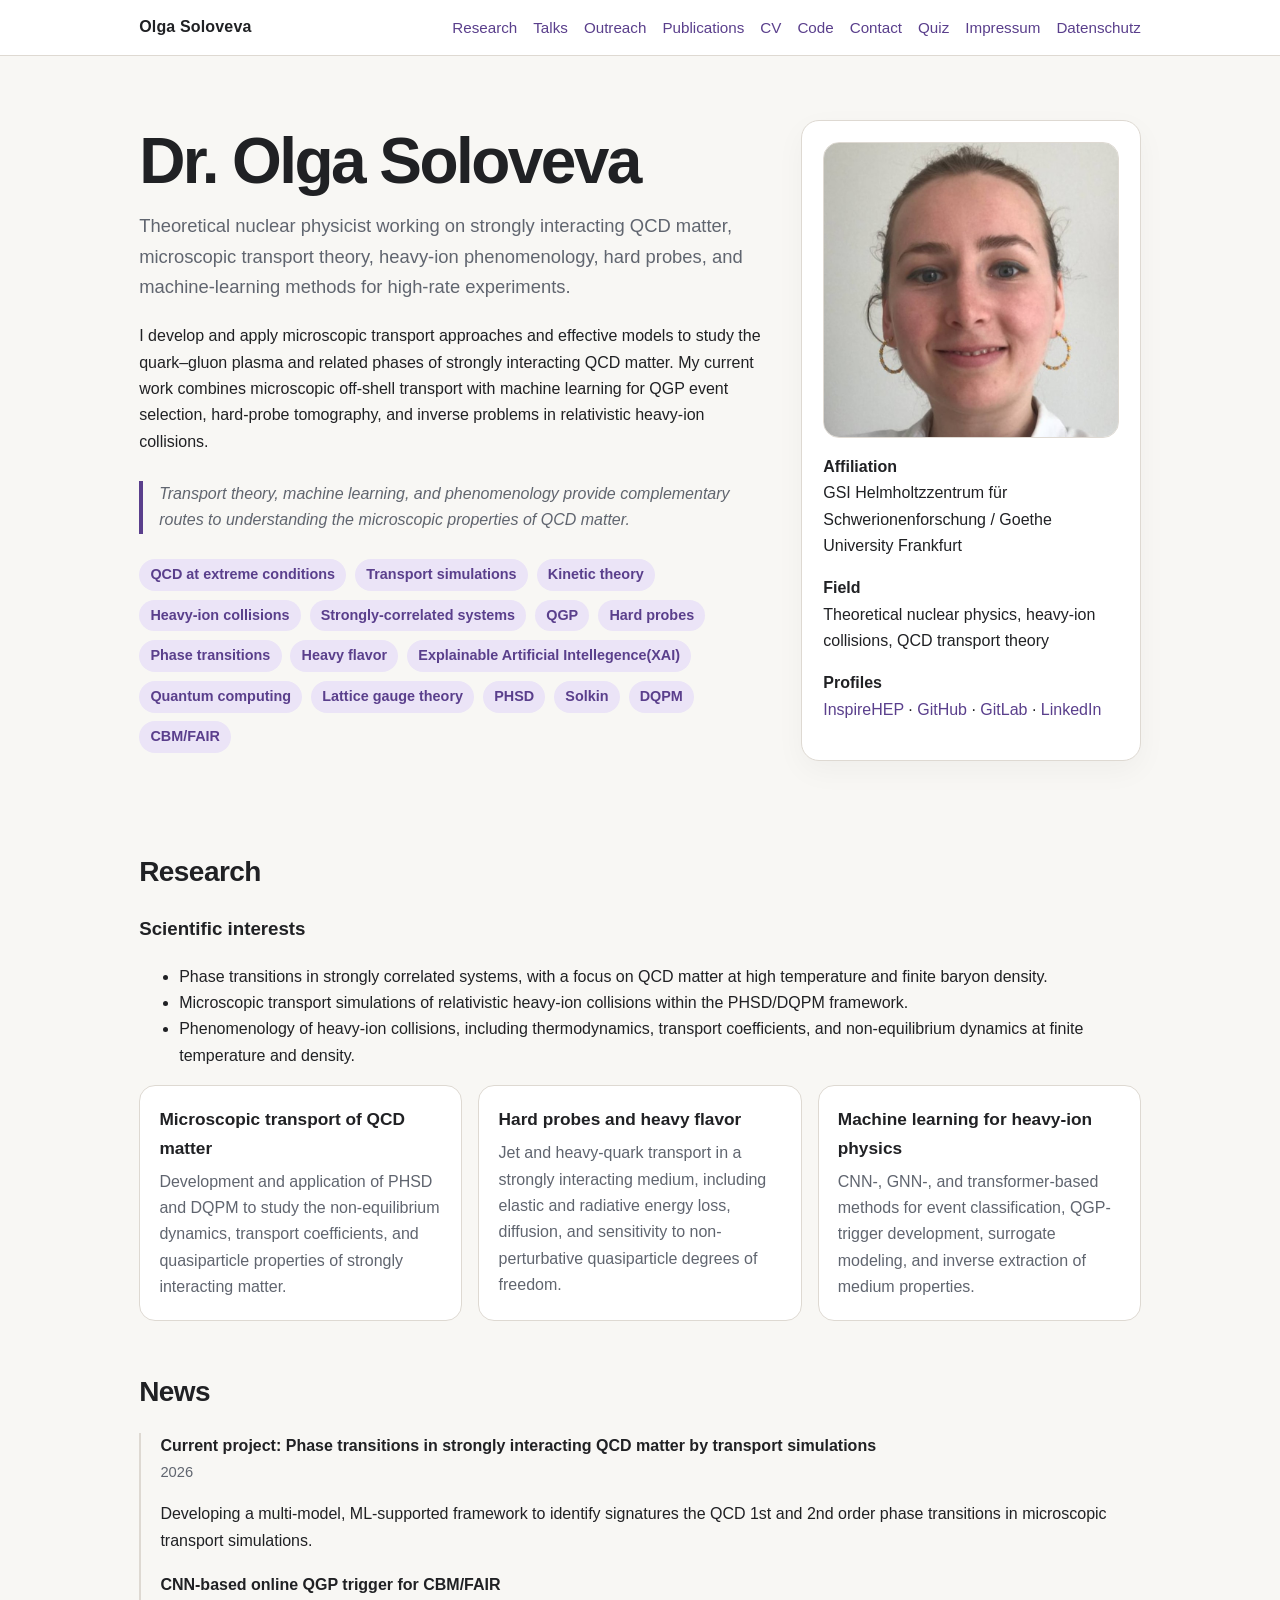
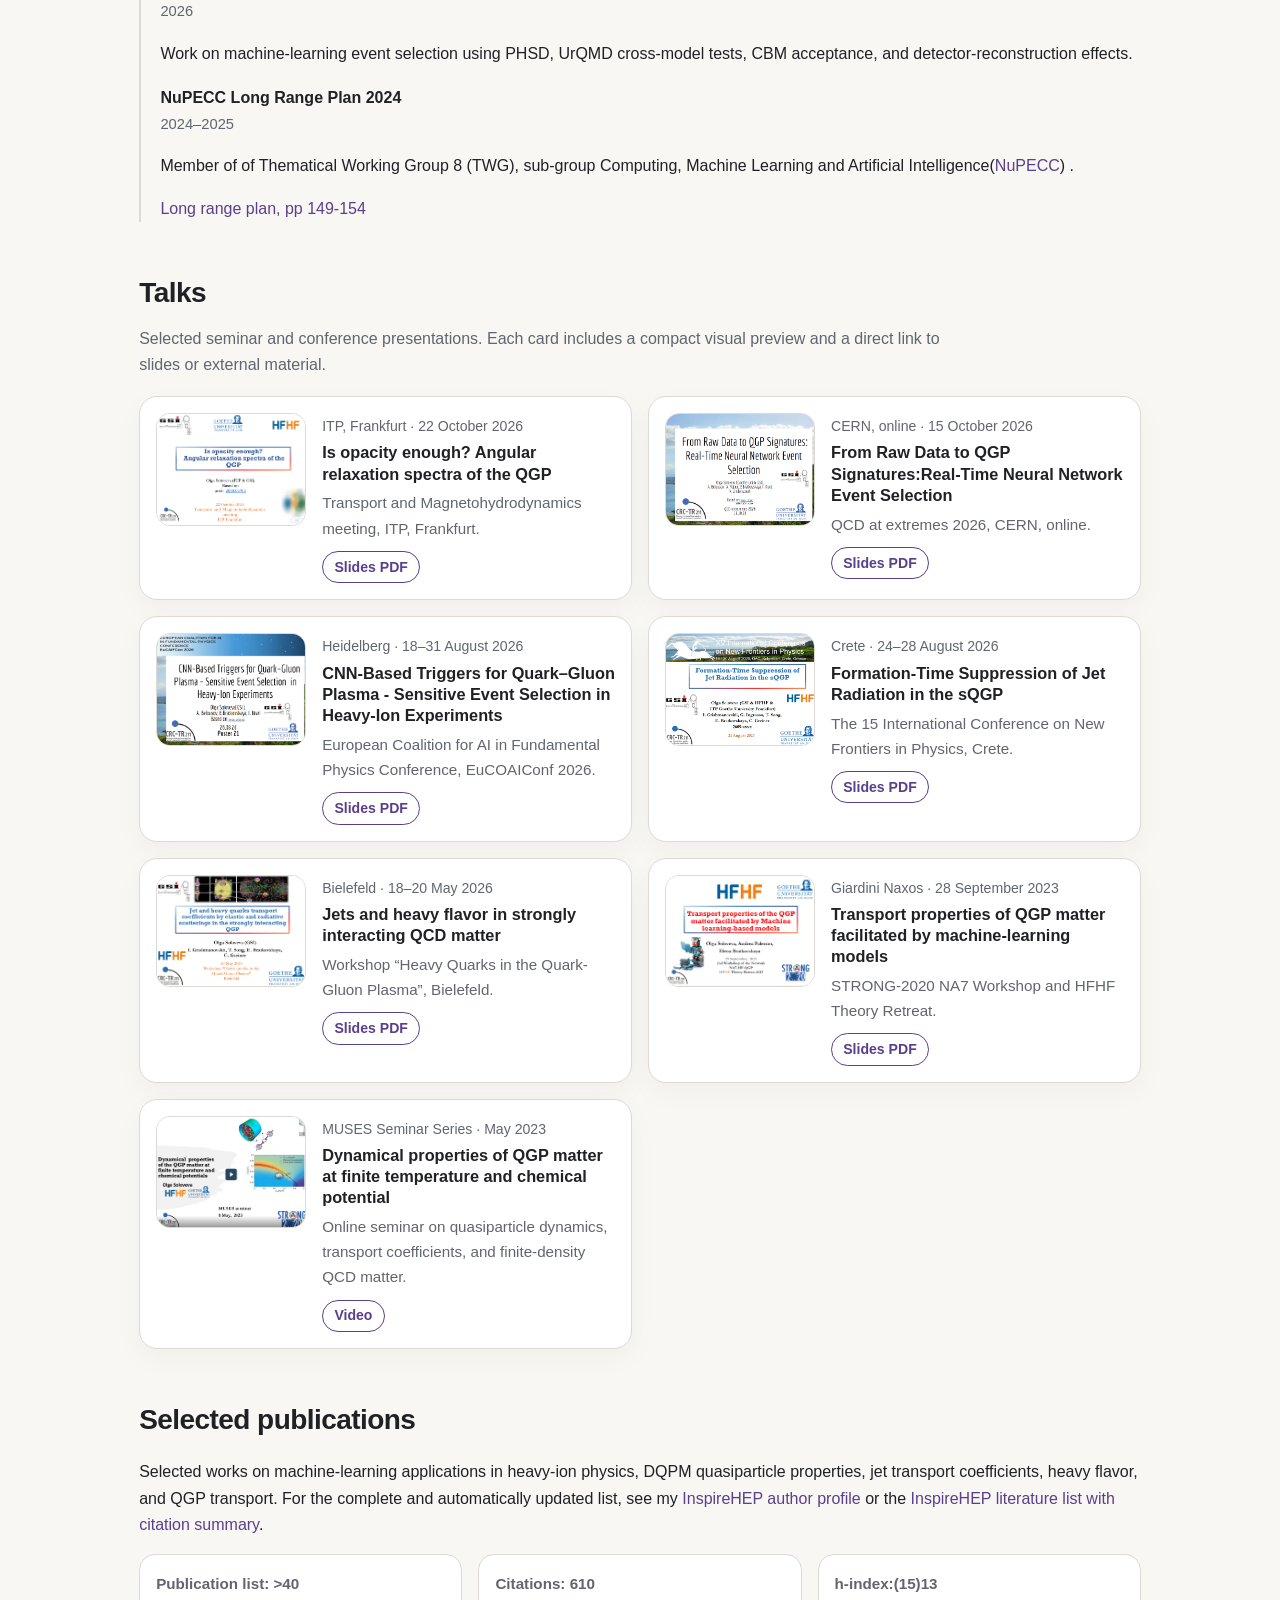
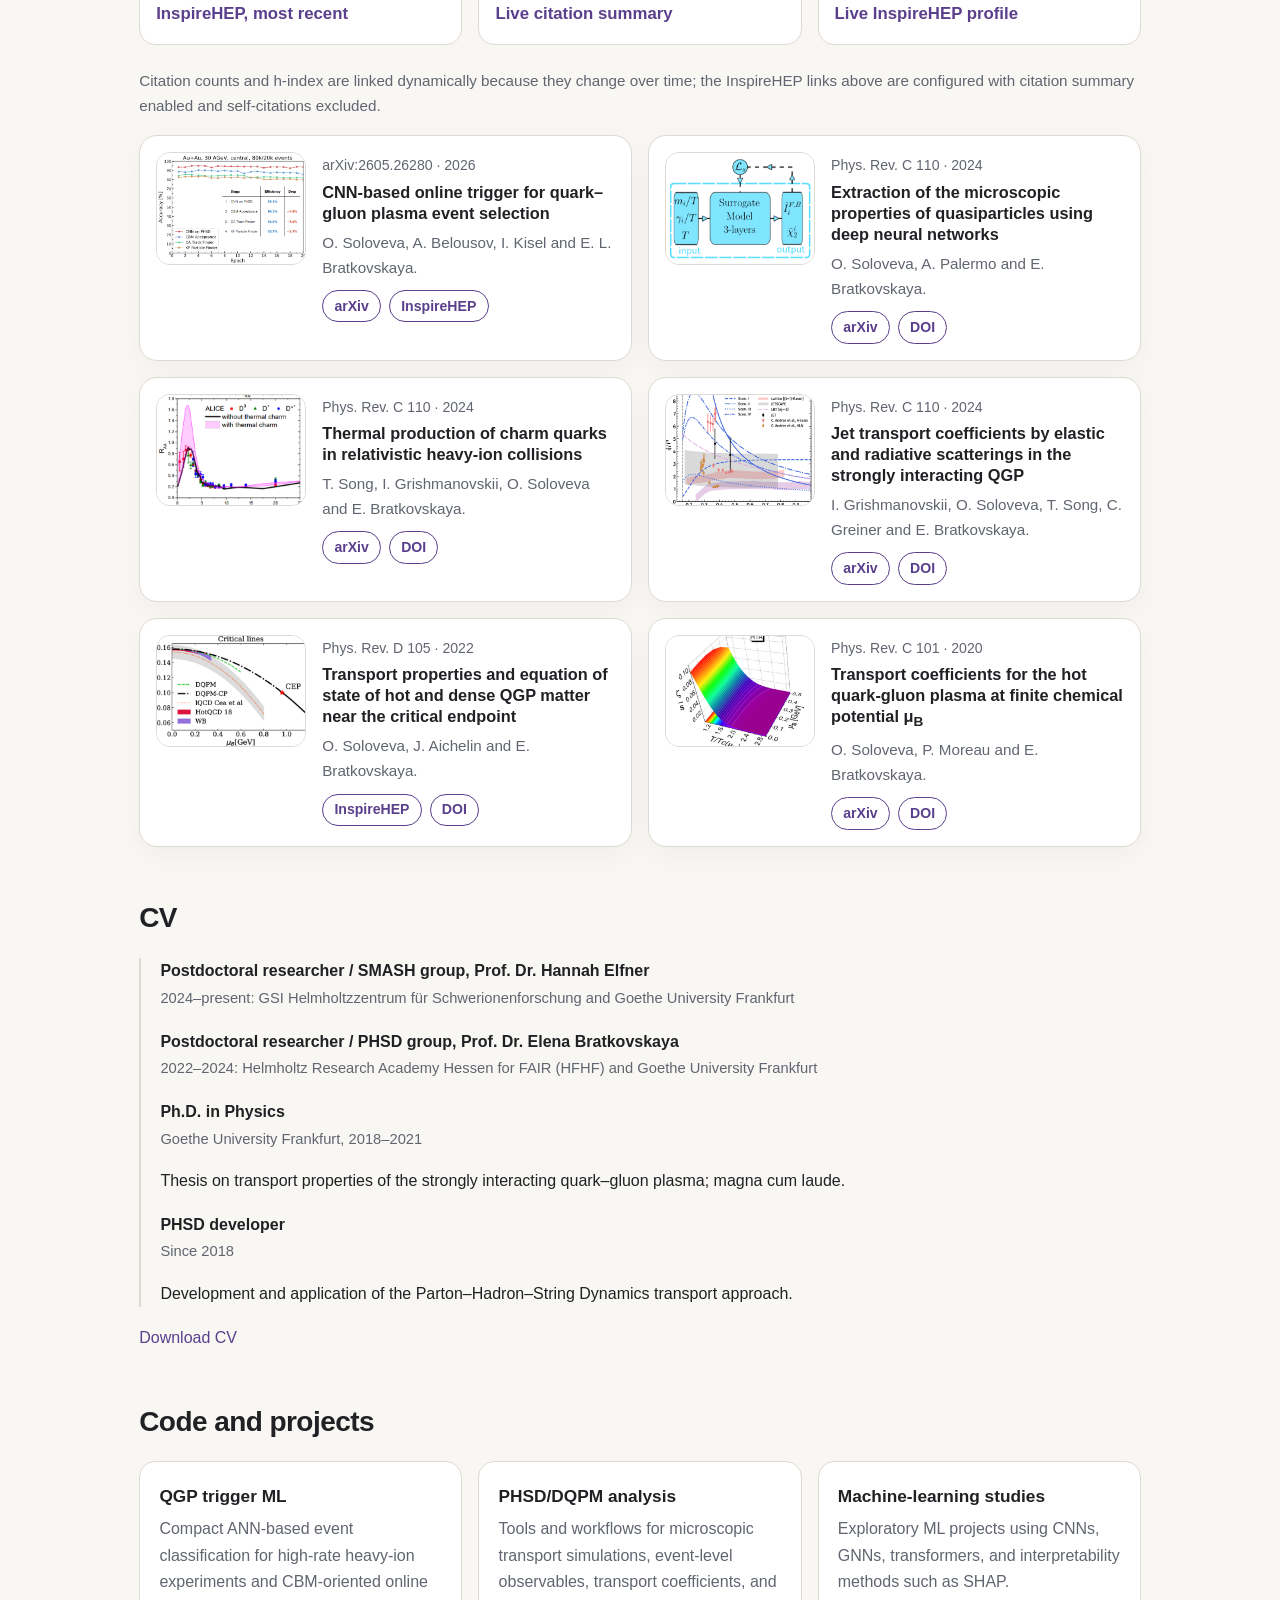
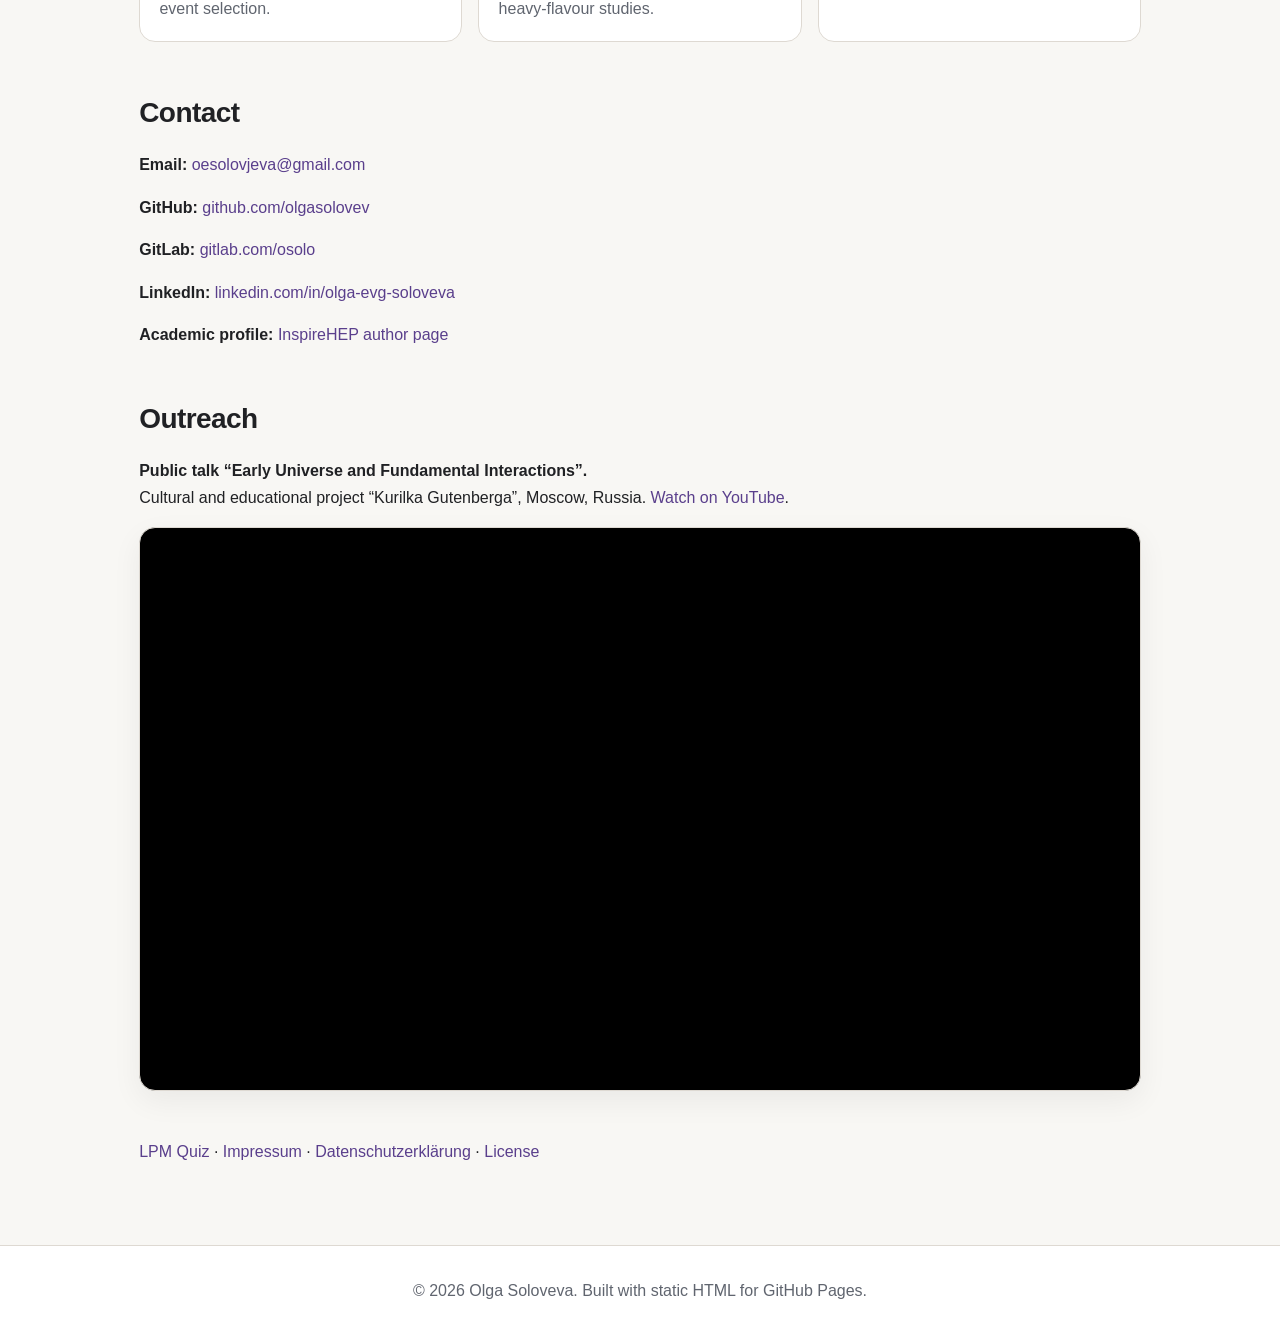
<file: index.html>
<!DOCTYPE html>
<html lang="en">
<head>
  <meta charset="UTF-8" />
  <meta name="viewport" content="width=device-width, initial-scale=1.0" />
  <meta name="description" content="Personal academic website of Dr. Olga Soloveva, theoretical nuclear physicist working on PHSD, DQPM, QGP transport, hard probes, and machine learning in heavy-ion collisions." />
  <title>Olga Soloveva | Theoretical Nuclear Physics</title>
  
  <!-- Link to external stylesheet -->
  <link rel="stylesheet" href="style.css">
</head>
<body>
  <header>
    <nav>
      <a class="brand" href="#top">Olga Soloveva</a>
      <div class="nav-links">
        <a href="#research">Research</a>
        <a href="#talks">Talks</a>
        <a href="#outreach">Outreach</a>
        <a href="#publications">Publications</a>
        <a href="#cv">CV</a>
        <a href="#code">Code</a>
        <a href="#contact">Contact</a>
        <a href="quiz.html">Quiz</a>
        <a href="impressum.html">Impressum</a>
        <a href="datenschutz.html">Datenschutz</a>
      </div>
    </nav>
  </header>

  <div id="top" class="hero">
    <div>
      <h1>Dr. Olga Soloveva</h1>
      <p class="subtitle">Theoretical nuclear physicist working on strongly interacting QCD matter, microscopic transport theory, heavy-ion phenomenology, hard probes, and machine-learning methods for high-rate experiments.</p>
      <p>I develop and apply microscopic transport approaches and effective models to study the quark–gluon plasma and related phases of strongly interacting QCD matter. My current work combines microscopic off-shell transport with machine learning for QGP event selection, hard-probe tomography, and inverse problems in relativistic heavy-ion collisions.</p>
      <div class="quote">Transport theory, machine learning, and phenomenology provide complementary routes to understanding the microscopic properties of QCD matter.</div>
      <div class="tag-list">
        <span class="tag">QCD at extreme conditions</span>
        <span class="tag">Transport simulations</span>
        <span class="tag">Kinetic theory</span>
        <span class="tag">Heavy-ion collisions</span>
         <span class="tag">Strongly-correlated systems</span>
        <span class="tag">QGP</span>
        <span class="tag">Hard probes</span>
        <span class="tag">Phase transitions</span>
        <span class="tag">Heavy flavor</span>
        <span class="tag">Explainable Artificial Intellegence(XAI)</span>
        <span class="tag">Quantum computing</span>
        <span class="tag">Lattice gauge theory</span>
        <span class="tag">PHSD</span>
        <span class="tag">Solkin</span>        
        <span class="tag">DQPM</span>
        <span class="tag">CBM/FAIR</span>
      </div>
    </div>

    <aside class="profile-card">
      <img class="profile-photo" src="assets/olga.jpeg" alt="Portrait of Olga Soloveva" />
      <p><strong>Affiliation</strong><br />GSI Helmholtzzentrum für Schwerionenforschung / Goethe University Frankfurt</p>
      <p><strong>Field</strong><br />Theoretical nuclear physics, heavy-ion collisions, QCD transport theory</p>
      <p><strong>Profiles</strong><br />
        <a href="https://inspirehep.net/authors/1418758?ui-citation-summary=true&ui-exclude-self-citations=true">InspireHEP</a> ·
        <a href="https://github.com/olgasolovev">GitHub</a> ·
        <a href="https://gitlab.com/osolo">GitLab</a> ·
        <a href="https://www.linkedin.com/in/olga-evg-soloveva/">LinkedIn</a>
      </p>
    </aside>
  </div>

  <main>
    <section id="research">
      <h2>Research</h2>
      <h3>Scientific interests</h3>
      <ul>
        <li>Phase transitions in strongly correlated systems, with a focus on QCD matter at high temperature and finite baryon density.</li>
        <li>Microscopic transport simulations of relativistic heavy-ion collisions within the PHSD/DQPM framework.</li>
        <li>Phenomenology of heavy-ion collisions, including thermodynamics, transport coefficients, and non-equilibrium dynamics at finite temperature and density.</li>
      </ul>
      <div class="grid">
        <article class="card">
          <h3>Microscopic transport of QCD matter</h3>
          <p>Development and application of PHSD and DQPM to study the non-equilibrium dynamics, transport coefficients, and quasiparticle properties of strongly interacting matter.</p>
        </article>
        <article class="card">
          <h3>Hard probes and heavy flavor</h3>
          <p>Jet and heavy-quark transport in a strongly interacting medium, including elastic and radiative energy loss, diffusion, and sensitivity to non-perturbative quasiparticle degrees of freedom.</p>
        </article>
        <article class="card">
          <h3>Machine learning for heavy-ion physics</h3>
          <p>CNN-, GNN-, and transformer-based methods for event classification, QGP-trigger development, surrogate modeling, and inverse extraction of medium properties.</p>
        </article>
      </div>
    </section>

    <section id="news">
      <h2>News</h2>
      <div class="timeline">
        <div class="timeline-item">
          <strong>Current project: Phase transitions in strongly interacting QCD matter by transport simulations</strong>
          <span class="date">2026</span>
          <p>Developing a multi-model, ML-supported framework to identify signatures the QCD 1st and 2nd order phase transitions in microscopic transport simulations.</p>
        </div>
        <div class="timeline-item">
          <strong>CNN-based online QGP trigger for CBM/FAIR</strong>
          <span class="date">2026</span>
          <p>Work on machine-learning event selection using PHSD, UrQMD cross-model tests, CBM acceptance, and detector-reconstruction effects.</p>
        </div>
        <div class="timeline-item">
          <strong>NuPECC Long Range Plan 2024</strong>
          <span class="date">2024–2025</span>
          <p>Member of of Thematical Working Group 8 (TWG), sub-group Computing, Machine
Learning and Artificial Intelligence(<a href="https://nupecc.org/?display=lrp2024/twg8">NuPECC</a>) .</p>
          <span><a href="https://nupecc.org/lrp2024/Documents/nupecc_lrp2024_web.pdf">Long range plan, pp 149-154</a></span>
        </div>
      </div>
    </section>

    <section id="talks">
      <h2>Talks</h2>
      <p class="section-intro">Selected seminar and conference presentations. Each card includes a compact visual preview and a direct link to slides or external material.</p>
      <div class="preview-grid">
        <article class="preview-card">
          <img src="assets/frontpage-transport-frankfurt26.png" alt="Preview graphic for a talk on opacity in Frankfurt" />
          <div><span class="preview-meta">ITP, Frankfurt · 22 October 2026</span><h3> Is opacity enough? Angular relaxation spectra of the QGP</h3><p>Transport and Magnetohydrodynamics meeting, ITP, Frankfurt.</p><div class="button-row"><a href="assets/Soloveva_talk_opacity_22oct_frankfurt-v6.pdf">Slides PDF</a></div></div>
        </article>
        <article class="preview-card">
          <img src="assets/frontpage-AI4QGP-online.png" alt="Preview graphic for a talk on QGP trigger in Frankfurt" />
          <div><span class="preview-meta">CERN, online · 15 October 2026</span><h3> From Raw Data to QGP Signatures:Real-Time Neural Network Event Selection</h3><p>QCD at extremes 2026, CERN, online.</p><div class="button-row"><a href="assets/QGPtrigger_SolovevaOlga-slides-QCDAI.pdf">Slides PDF</a></div></div>
         </article>
        <article class="preview-card">
          <img src="assets/frontpage-Heidelberg2026-Olga.png" alt="Preview graphic for a talk on CNN-based QGP trigger" />
          <div><span class="preview-meta">Heidelberg · 18–31 August 2026</span><h3>CNN-Based Triggers for Quark–Gluon Plasma - Sensitive Event Selection in Heavy-Ion Experiments</h3><p>European Coalition for AI in Fundamental Physics Conference, EuCOAIConf 2026.</p><div class="button-row"><a href="assets/Soloveva_lpmjets_icnfp2026.pdf">Slides PDF</a></div></div>
        </article>
        <article class="preview-card">
          <img src="assets/lpm-icnfp26-crete-aug.png" alt="Preview graphic for a talk on jets and heavy flavor in QCD matter" />
          <div><span class="preview-meta">Crete · 24–28 August 2026</span><h3>Formation-Time Suppression of
Jet Radiation in the sQGP</h3><p>The 15 International Conference on New Frontiers in Physics, Crete.</p><div class="button-row"><a href="assets/Soloveva_lpmjets_icnfp2026.pdf">Slides PDF</a></div></div>
        </article>
        <article class="preview-card">
          <img src="assets/jets-bielefeld26.png" alt="Preview graphic for a talk on jets and heavy flavor in QCD matter" />
          <div><span class="preview-meta">Bielefeld · 18–20 May 2026</span><h3>Jets and heavy flavor in strongly interacting QCD matter</h3><p>Workshop “Heavy Quarks in the Quark-Gluon Plasma”, Bielefeld.</p><div class="button-row"><a href="assets/Soloveva_Jets_Bielefeld_20May2026.pdf">Slides PDF</a></div></div>
        </article>
        <article class="preview-card">
          <img src="assets/hfhf-ml.png" alt="Preview graphic for a talk on machine learning and DQPM transport properties" />
          <div><span class="preview-meta">Giardini Naxos · 28 September 2023</span><h3>Transport properties of QGP matter facilitated by machine-learning models</h3><p>STRONG-2020 NA7 Workshop and HFHF Theory Retreat.</p><div class="button-row"><a href="assets/ML4DQPM_Olga_Soloveva.pdf">Slides PDF</a></div></div>
        </article>
        <article class="preview-card">
          <img src="assets/talk-muses2023.png" alt="Preview graphic for a MUSES seminar on QGP at finite temperature and chemical potential" />
          <div><span class="preview-meta">MUSES Seminar Series · May 2023</span><h3>Dynamical properties of QGP matter at finite temperature and chemical potential</h3><p>Online seminar on quasiparticle dynamics, transport coefficients, and finite-density QCD matter.</p><div class="button-row"><a href="https://cloud.musesframework.io/s/gzMYX5y8MBWXpKQ?dir=/&editing=false&openfile=true">Video</a></div></div>
        </article>
      </div>
    </section>

    <section id="publications">
      <h2>Selected publications</h2>
      <p>Selected works on machine-learning applications in heavy-ion physics, DQPM quasiparticle properties, jet transport coefficients, heavy flavor, and QGP transport. For the complete and automatically updated list, see my <a href="https://inspirehep.net/authors/1418758?ui-citation-summary=true&amp;ui-exclude-self-citations=true">InspireHEP author profile</a> or the <a href="https://inspirehep.net/literature?sort=mostrecent&amp;size=25&amp;page=1&amp;q=author%3A%22Soloveva%2C%20Olga%22%20or%20author%3A%22Soloveva%2C%20O%22%20or%20author%3A%22Solovjeva%2C%20O%22&amp;ui-citation-summary=true&amp;ui-exclude-self-citations=true">InspireHEP literature list with citation summary</a>.</p>
      <div class="metrics-grid" aria-label="Publication metrics">
        <div class="metric">
          <strong>Publication list: >40</strong>
          <span><a href="https://inspirehep.net/literature?sort=mostrecent&amp;size=25&amp;page=1&amp;q=author%3A%22Soloveva%2C%20Olga%22%20or%20author%3A%22Soloveva%2C%20O%22%20or%20author%3A%22Solovjeva%2C%20O%22&amp;ui-citation-summary=true&amp;ui-exclude-self-citations=true">InspireHEP, most recent</a></span>
        </div>
        <div class="metric">
          <strong>Citations: 610</strong>
          <span><a href="https://inspirehep.net/literature?sort=mostrecent&amp;size=25&amp;page=1&amp;q=author%3A%22Soloveva%2C%20Olga%22%20or%20author%3A%22Soloveva%2C%20O%22%20or%20author%3A%22Solovjeva%2C%20O%22&amp;ui-citation-summary=true&amp;ui-exclude-self-citations=true">Live citation summary</a></span>
        </div>
        <div class="metric">
          <strong>h-index:(15)13</strong>
          <span><a href="https://inspirehep.net/literature?sort=mostrecent&amp;size=25&amp;page=1&amp;q=author%3A%22Soloveva%2C%20Olga%22%20or%20author%3A%22Soloveva%2C%20O%22%20or%20author%3A%22Solovjeva%2C%20O%22&amp;ui-citation-summary=true&amp;ui-exclude-self-citations=true">Live InspireHEP profile</a></span>
        </div>
      </div>
      <p class="note">Citation counts and h-index are linked dynamically because they change over time; the InspireHEP links above are configured with citation summary enabled and self-citations excluded.</p>
      <div class="preview-grid" aria-label="Selected publication cards">
        <article class="preview-card"><img src="assets/pub-qgp-trigger.png" alt="Preview graphic for CNN-based online trigger for quark–gluon plasma event selection" /><div><span class="preview-meta">arXiv:2605.26280 · 2026</span><h3>CNN-based online trigger for quark–gluon plasma event selection</h3><p>O. Soloveva, A. Belousov, I. Kisel and E. L. Bratkovskaya.</p><div class="button-row"><a href="https://arxiv.org/abs/2605.26280">arXiv</a><a href="https://inspirehep.net/literature?sort=mostrecent&amp;size=25&amp;page=1&amp;q=author%3A%22Soloveva%2C%20Olga%22%20or%20author%3A%22Soloveva%2C%20O%22%20or%20author%3A%22Solovjeva%2C%20O%22&amp;ui-citation-summary=true&amp;ui-exclude-self-citations=true">InspireHEP</a></div></div></article>
        <article class="preview-card"><img src="assets/pub-ml-dqpm.png" alt="Preview graphic for Extraction of the microscopic properties of quasiparticles using deep neural networks" /><div><span class="preview-meta">Phys. Rev. C 110 · 2024</span><h3>Extraction of the microscopic properties of quasiparticles using deep neural networks</h3><p>O. Soloveva, A. Palermo and E. Bratkovskaya.</p><div class="button-row"><a href="https://arxiv.org/abs/2311.15984">arXiv</a><a href="https://doi.org/10.1103/PhysRevC.110.034908">DOI</a></div></div></article>
        <article class="preview-card"><img src="assets/pub-therm-charm.png" alt="Preview graphic for Thermal production of charm quarks in relativistic heavy-ion collisions" /><div><span class="preview-meta">Phys. Rev. C 110 · 2024</span><h3>Thermal production of charm quarks in relativistic heavy-ion collisions</h3><p>T. Song, I. Grishmanovskii, O. Soloveva and E. Bratkovskaya.</p><div class="button-row"><a href="https://arxiv.org/abs/2404.00425">arXiv</a><a href="https://doi.org/10.1103/PhysRevC.110.034906">DOI</a></div></div></article>
        <article class="preview-card"><img src="assets/pub-jet-transport.png" alt="Preview graphic for Jet transport coefficients by elastic and radiative scatterings in the strongly interacting QGP" /><div><span class="preview-meta">Phys. Rev. C 110 · 2024</span><h3>Jet transport coefficients by elastic and radiative scatterings in the strongly interacting QGP</h3><p>I. Grishmanovskii, O. Soloveva, T. Song, C. Greiner and E. Bratkovskaya.</p><div class="button-row"><a href="https://arxiv.org/abs/2402.04923">arXiv</a><a href="https://doi.org/10.1103/PhysRevC.110.014908">DOI</a></div></div></article>
        <article class="preview-card"><img src="assets/pub-dqpmcp-medium.png" alt="Preview graphic for Transport properties and equation of state of hot and dense QGP matter near the critical endpoint" /><div><span class="preview-meta">Phys. Rev. D 105 · 2022</span><h3>Transport properties and equation of state of hot and dense QGP matter near the critical endpoint</h3><p>O. Soloveva, J. Aichelin and E. Bratkovskaya.</p><div class="button-row"><a href="https://inspirehep.net/literature/1907893">InspireHEP</a><a href="https://doi.org/10.1103/PhysRevD.105.054011">DOI</a></div></div></article>
        <article class="preview-card"><img src="assets/pub-transport-coefficients.png" alt="Preview graphic for Transport coefficients for the hot quark-gluon plasma at finite chemical potential μB" /><div><span class="preview-meta">Phys. Rev. C 101 · 2020</span><h3>Transport coefficients for the hot quark-gluon plasma at finite chemical potential μ<sub>B</sub></h3><p>O. Soloveva, P. Moreau and E. Bratkovskaya.</p><div class="button-row"><a href="https://arxiv.org/abs/1911.08547">arXiv</a><a href="https://doi.org/10.1103/PhysRevC.101.045203">DOI</a></div></div></article>
      </div>
    </section>

    <section id="cv">
      <h2>CV</h2>
      <div class="timeline">
        <div class="timeline-item">
          <strong>Postdoctoral researcher / SMASH group, Prof. Dr. Hannah Elfner</strong>
          <span class="date">2024–present: GSI Helmholtzzentrum für Schwerionenforschung and Goethe University Frankfurt</span>
        </div>
        <div class="timeline-item">
          <strong>Postdoctoral researcher / PHSD group, Prof. Dr. Elena Bratkovskaya</strong>
          <span class="date">2022–2024: Helmholtz Research Academy Hessen for FAIR (HFHF) and Goethe University Frankfurt</span>
        </div>
        <div class="timeline-item">
          <strong>Ph.D. in Physics</strong>
          <span class="date">Goethe University Frankfurt, 2018–2021</span>
          <p>Thesis on transport properties of the strongly interacting quark–gluon plasma; magna cum laude.</p>
        </div>
        <div class="timeline-item">
          <strong>PHSD developer</strong>
          <span class="date">Since 2018</span>
          <p>Development and application of the Parton–Hadron–String Dynamics transport approach.</p>
        </div>
      </div>
      <p><a href="assets/CV_Olga_Soloveva_2026_sep.pdf">Download CV</a></p>
    </section>

    <section id="code">
      <h2>Code and projects</h2>
      <div class="grid">
        <article class="card">
          <h3>QGP trigger ML</h3>
          <p>Compact ANN-based event classification for high-rate heavy-ion experiments and CBM-oriented online event selection.</p>
        </article>
        <article class="card">
          <h3>PHSD/DQPM analysis</h3>
          <p>Tools and workflows for microscopic transport simulations, event-level observables, transport coefficients, and heavy-flavour studies.</p>
        </article>
        <article class="card">
          <h3>Machine-learning studies</h3>
          <p>Exploratory ML projects using CNNs, GNNs, transformers, and interpretability methods such as SHAP.</p>
        </article>
      </div>
    </section>

    <section id="contact">
      <h2>Contact</h2>
      <p><strong>Email:</strong> <a href="mailto:oesolovjeva@gmail.com">oesolovjeva@gmail.com</a></p>
      <p><strong>GitHub:</strong> <a href="https://github.com/olgasolovev">github.com/olgasolovev</a></p>
      <p><strong>GitLab:</strong> <a href="https://gitlab.com/osolo">gitlab.com/osolo</a></p>
      <p><strong>LinkedIn:</strong> <a href="https://www.linkedin.com/in/olga-evg-soloveva/">linkedin.com/in/olga-evg-soloveva</a></p>
      <p><strong>Academic profile:</strong> <a href="https://inspirehep.net/authors/1418758?ui-citation-summary=true&amp;ui-exclude-self-citations=true">InspireHEP author page</a></p>
    </section>

    <section id="outreach">
      <h2>Outreach</h2>
      <p><strong>Public talk “Early Universe and Fundamental Interactions”.</strong><br />
        Cultural and educational project “Kurilka Gutenberga”, Moscow, Russia.
        <a href="https://www.youtube.com/watch?v=TEUe_cgZ-Y0">Watch on YouTube</a>.
      </p>
      <div class="video-wrapper">
        <iframe
          src="https://www.youtube.com/embed/TEUe_cgZ-Y0"
          title="Early Universe and Fundamental Interactions — public talk by Olga Soloveva"
          allow="accelerometer; autoplay; clipboard-write; encrypted-media; gyroscope; picture-in-picture; web-share"
          allowfullscreen>
        </iframe>
      </div>
    </section>

    <p><a href="quiz.html">LPM Quiz</a> · <a href="impressum.html">Impressum</a> · <a href="datenschutz.html">Datenschutzerklärung</a> · <a href="datenschutz.html#license">License</a></p>
  </main>

  <footer>
    © <span id="year"></span> Olga Soloveva. Built with static HTML for GitHub Pages.
  </footer>

  <script>
    document.getElementById('year').textContent = new Date().getFullYear();
  </script>
</body>
</html>
</file>
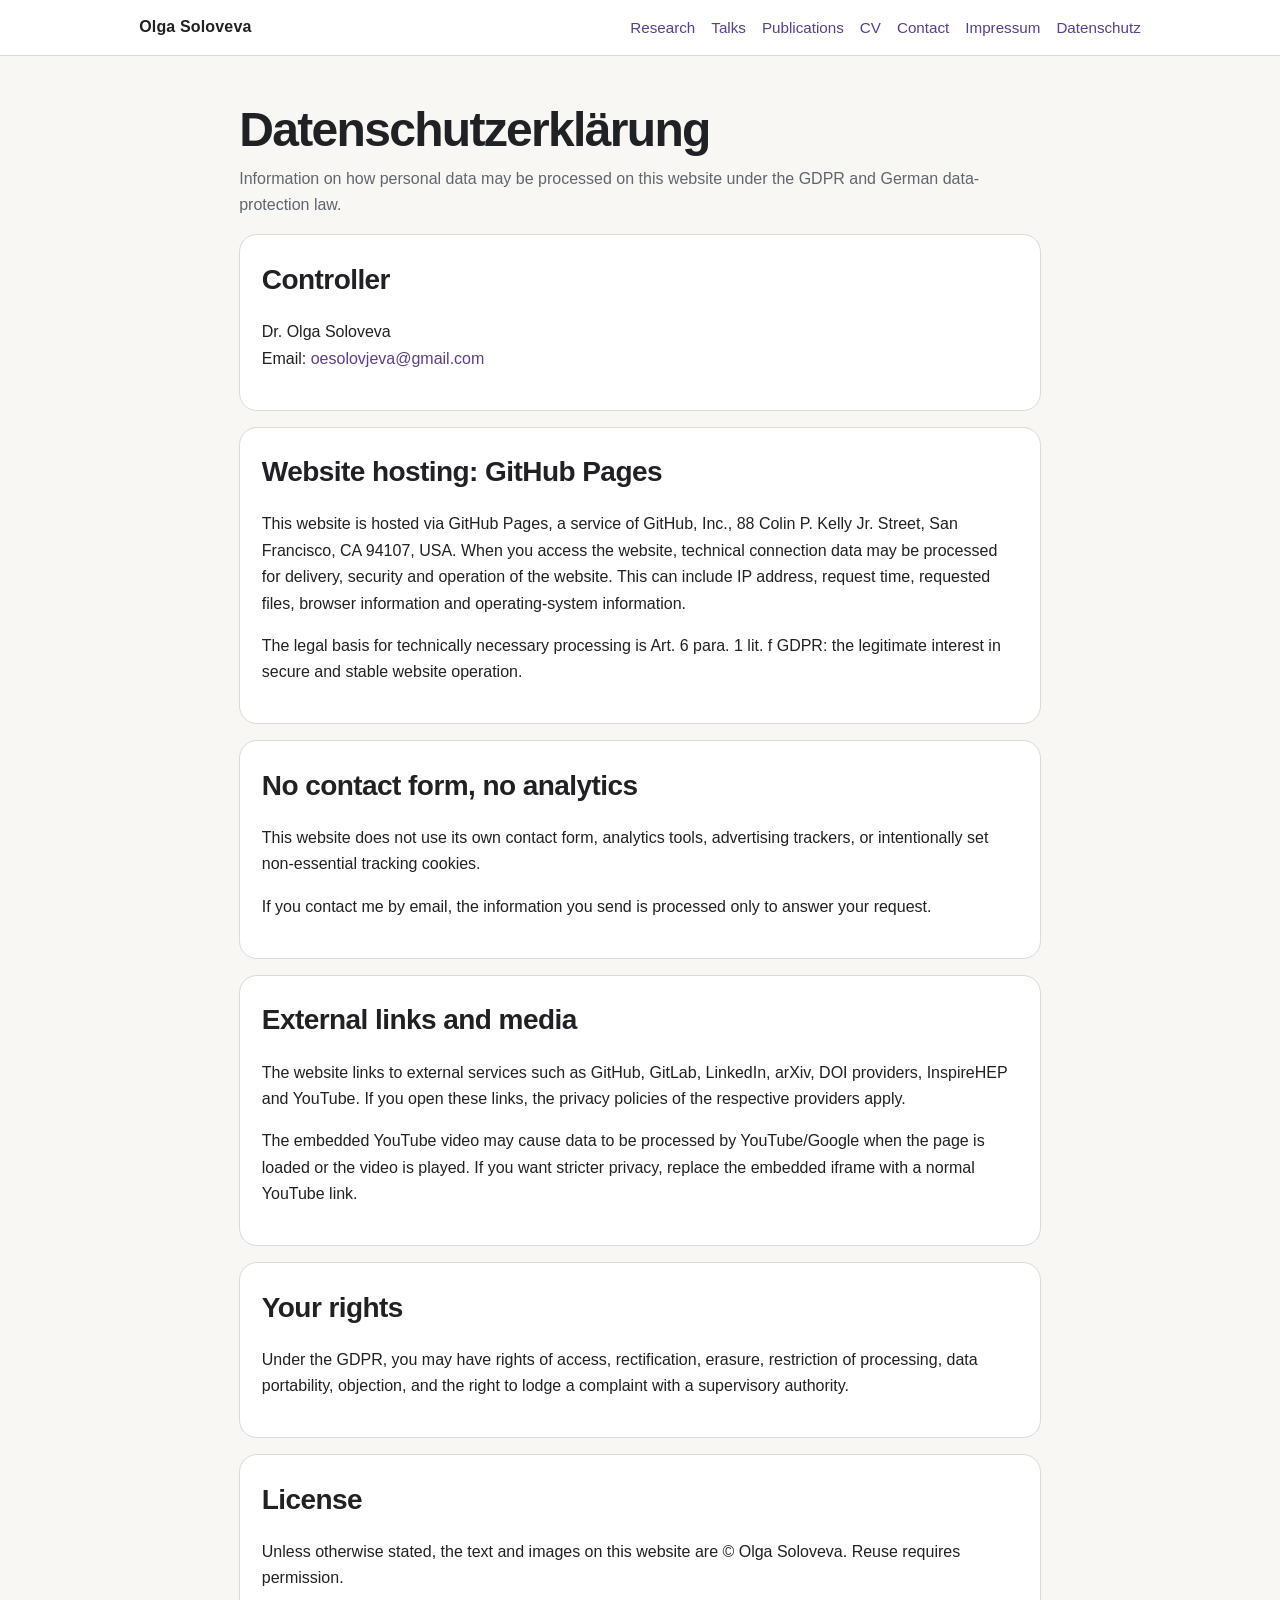
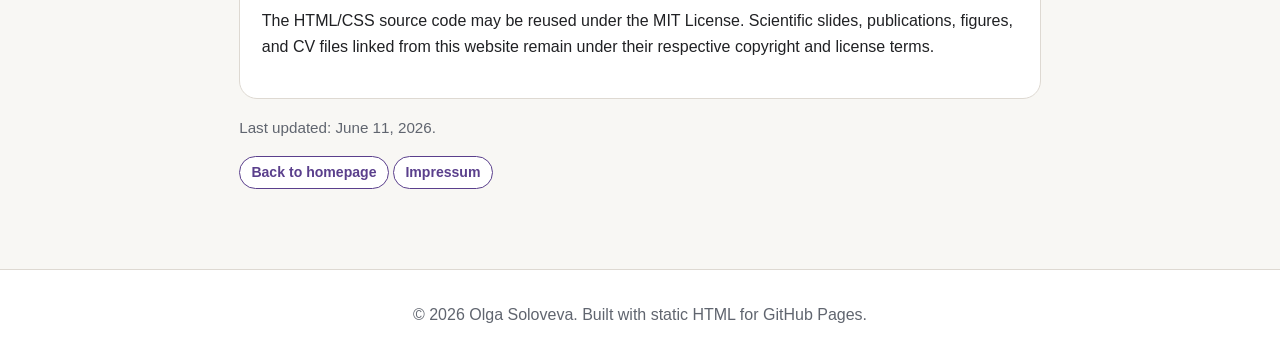
<file: datenschutz.html>
<!DOCTYPE html>
<html lang="en"><head><meta charset="UTF-8" /><meta name="viewport" content="width=device-width, initial-scale=1.0" /><title>Datenschutz | Olga Soloveva</title><style>
    :root {
      --bg: #f8f7f4;
      --panel: #ffffff;
      --text: #202124;
      --muted: #60656f;
      --accent: #5a3f8c;
      --accent-soft: #ebe4f7;
      --line: #ded9d2;
      --max: 1040px;
    }

    * {
      box-sizing: border-box;
    }

    body {
      margin: 0;
      font-family: -apple-system, BlinkMacSystemFont, "Segoe UI", Roboto, Helvetica, Arial, sans-serif;
      background: var(--bg);
      color: var(--text);
      line-height: 1.65;
    }

    a {
      color: var(--accent);
      text-decoration: none;
    }

    a:hover {
      text-decoration: underline;
    }

    header {
      background: var(--panel);
      border-bottom: 1px solid var(--line);
      position: sticky;
      top: 0;
      z-index: 10;
    }

    nav {
      max-width: var(--max);
      margin: 0 auto;
      padding: 0.9rem 1.2rem;
      display: flex;
      justify-content: space-between;
      align-items: center;
      gap: 1rem;
    }

    .brand {
      font-weight: 700;
      letter-spacing: 0.01em;
      color: var(--text);
    }

    .nav-links {
      display: flex;
      gap: 1rem;
      flex-wrap: wrap;
      font-size: 0.95rem;
    }

    .hero {
      max-width: var(--max);
      margin: 0 auto;
      padding: 4rem 1.2rem 2.5rem;
      display: grid;
      grid-template-columns: 1.3fr 0.7fr;
      gap: 2rem;
      align-items: center;
    }

    .hero h1 {
      font-size: clamp(2.2rem, 6vw, 4rem);
      line-height: 1.05;
      margin: 0 0 1rem;
      letter-spacing: -0.04em;
    }

    .subtitle {
      color: var(--muted);
      font-size: 1.15rem;
      margin: 0 0 1.3rem;
      max-width: 760px;
    }

    .quote {
      border-left: 4px solid var(--accent);
      padding-left: 1rem;
      color: var(--muted);
      font-style: italic;
      margin: 1.6rem 0;
    }

    .profile-card {
      background: var(--panel);
      border: 1px solid var(--line);
      border-radius: 18px;
      padding: 1.3rem;
      box-shadow: 0 10px 30px rgba(0,0,0,0.04);
    }

    .profile-photo {
      width: 100%;
      aspect-ratio: 1 / 1;
      object-fit: cover;
      object-position: center;
      border-radius: 16px;
      border: 1px solid var(--line);
      margin-bottom: 1rem;
      display: block;
      background: var(--accent-soft);
    }

    .photo-note {
      color: var(--muted);
      font-size: 0.85rem;
      margin-top: -0.4rem;
      margin-bottom: 1rem;
    }

    main {
      max-width: var(--max);
      margin: 0 auto;
      padding: 0 1.2rem 4rem;
    }

    section {
      margin: 3rem 0;
    }

    h2 {
      font-size: 1.75rem;
      margin-bottom: 1rem;
      letter-spacing: -0.02em;
    }

    .grid {
      display: grid;
      grid-template-columns: repeat(3, 1fr);
      gap: 1rem;
    }

    .card {
      background: var(--panel);
      border: 1px solid var(--line);
      border-radius: 16px;
      padding: 1.2rem;
      min-height: 100%;
    }

    .card h3 {
      margin: 0 0 0.4rem;
      font-size: 1.08rem;
    }

    .card p {
      margin: 0;
      color: var(--muted);
    }

    .timeline {
      border-left: 2px solid var(--line);
      padding-left: 1.2rem;
    }

    .timeline-item {
      margin: 1.1rem 0;
    }

    .timeline-item strong {
      display: block;
    }

    .date {
      color: var(--muted);
      font-size: 0.92rem;
    }

    .pub-list {
      padding-left: 1.2rem;
    }

    .pub-list li {
      margin-bottom: 0.9rem;
    }

    .pub-links {
      display: inline-flex;
      flex-wrap: wrap;
      gap: 0.55rem;
      margin-top: 0.25rem;
      font-size: 0.92rem;
    }

    .pub-links a {
      font-weight: 600;
    }


    .metrics-grid {
      display: grid;
      grid-template-columns: repeat(3, minmax(0, 1fr));
      gap: 1rem;
      margin: 1rem 0 1.4rem;
    }

    .metric {
      background: var(--panel);
      border: 1px solid var(--line);
      border-radius: 16px;
      padding: 1rem;
    }

    .metric strong {
      display: block;
      font-size: 0.95rem;
      color: var(--muted);
      margin-bottom: 0.25rem;
    }

    .metric span {
      display: block;
      font-size: 1.05rem;
      font-weight: 700;
    }


    .video-wrapper {
      position: relative;
      width: 100%;
      aspect-ratio: 16 / 9;
      overflow: hidden;
      border-radius: 16px;
      border: 1px solid var(--line);
      background: #000;
      margin-top: 1rem;
      box-shadow: 0 10px 30px rgba(0,0,0,0.06);
    }

    .video-wrapper iframe {
      position: absolute;
      inset: 0;
      width: 100%;
      height: 100%;
      border: 0;
    }

    .note {
      color: var(--muted);
      font-size: 0.95rem;
    }

    .tag-list {
      display: flex;
      flex-wrap: wrap;
      gap: 0.55rem;
      margin-top: 0.8rem;
    }

    .tag {
      background: var(--accent-soft);
      color: var(--accent);
      border-radius: 999px;
      padding: 0.25rem 0.7rem;
      font-size: 0.9rem;
      font-weight: 600;
    }

    footer {
      border-top: 1px solid var(--line);
      padding: 2rem 1.2rem;
      color: var(--muted);
      text-align: center;
      background: var(--panel);
    }



    .section-intro {
      color: var(--muted);
      max-width: 820px;
      margin-top: -0.4rem;
    }

    .preview-grid {
      display: grid;
      grid-template-columns: repeat(2, minmax(0, 1fr));
      gap: 1rem;
      margin-top: 1.1rem;
    }

    .preview-card {
      display: grid;
      grid-template-columns: 150px 1fr;
      gap: 1rem;
      background: var(--panel);
      border: 1px solid var(--line);
      border-radius: 18px;
      padding: 1rem;
      min-height: 100%;
      box-shadow: 0 10px 28px rgba(0,0,0,0.035);
    }

    .preview-card img {
      width: 100%;
      aspect-ratio: 4 / 3;
      object-fit: cover;
      border-radius: 14px;
      border: 1px solid var(--line);
      background: var(--accent-soft);
    }

    .preview-card h3 {
      margin: 0 0 0.35rem;
      font-size: 1.02rem;
      line-height: 1.3;
    }

    .preview-card p {
      margin: 0.3rem 0;
      color: var(--muted);
      font-size: 0.95rem;
    }

    .preview-meta {
      display: inline-block;
      color: var(--muted);
      font-size: 0.88rem;
      margin-bottom: 0.25rem;
    }

    .button-row {
      display: flex;
      flex-wrap: wrap;
      gap: 0.5rem;
      margin-top: 0.65rem;
    }

    .button-row a, .button {
      display: inline-block;
      border: 1px solid var(--accent);
      color: var(--accent);
      background: #fff;
      border-radius: 999px;
      padding: 0.22rem 0.7rem;
      font-weight: 650;
      font-size: 0.88rem;
    }

    .button-row a:hover, .button:hover {
      background: var(--accent-soft);
      text-decoration: none;
    }

    .legal-page {
      max-width: 840px;
      margin: 0 auto;
      padding: 3rem 1.2rem 4rem;
    }

    .legal-page h1 {
      font-size: clamp(2rem, 5vw, 3rem);
      line-height: 1.08;
      margin: 0 0 1rem;
      letter-spacing: -0.035em;
    }

    .legal-box {
      background: var(--panel);
      border: 1px solid var(--line);
      border-radius: 18px;
      padding: 1.35rem;
      margin: 1rem 0;
    }

    .legal-box h2 {
      margin-top: 0;
    }

    @media (max-width: 780px) {
      nav, .nav-links {
        align-items: flex-start;
      }

      nav {
        flex-direction: column;
      }

      .hero {
        grid-template-columns: 1fr;
        padding-top: 2.6rem;
      }

      .grid, .metrics-grid, .preview-grid {
        grid-template-columns: 1fr;
      }

      .preview-card {
        grid-template-columns: 1fr;
      }
    }
  </style></head><body><header><nav><a class="brand" href="index.html#top">Olga Soloveva</a><div class="nav-links"><a href="index.html#research">Research</a><a href="index.html#talks">Talks</a><a href="index.html#publications">Publications</a><a href="index.html#cv">CV</a><a href="index.html#contact">Contact</a><a href="impressum.html">Impressum</a><a href="datenschutz.html">Datenschutz</a></div></nav></header><main class="legal-page"><h1>Datenschutzerklärung</h1><p class="section-intro">Information on how personal data may be processed on this website under the GDPR and German data-protection law.</p><div class="legal-box"><h2>Controller</h2><p>Dr. Olga Soloveva<br />Email: <a href="mailto:oesolovjeva@gmail.com">oesolovjeva@gmail.com</a></p></div><div class="legal-box"><h2>Website hosting: GitHub Pages</h2><p>This website is hosted via GitHub Pages, a service of GitHub, Inc., 88 Colin P. Kelly Jr. Street, San Francisco, CA 94107, USA. When you access the website, technical connection data may be processed for delivery, security and operation of the website. This can include IP address, request time, requested files, browser information and operating-system information.</p><p>The legal basis for technically necessary processing is Art. 6 para. 1 lit. f GDPR: the legitimate interest in secure and stable website operation.</p></div><div class="legal-box"><h2>No contact form, no analytics</h2><p>This website does not use its own contact form, analytics tools, advertising trackers, or intentionally set non-essential tracking cookies.</p><p>If you contact me by email, the information you send is processed only to answer your request.</p></div><div class="legal-box"><h2>External links and media</h2><p>The website links to external services such as GitHub, GitLab, LinkedIn, arXiv, DOI providers, InspireHEP and YouTube. If you open these links, the privacy policies of the respective providers apply.</p><p>The embedded YouTube video may cause data to be processed by YouTube/Google when the page is loaded or the video is played. If you want stricter privacy, replace the embedded iframe with a normal YouTube link.</p></div><div class="legal-box"><h2>Your rights</h2><p>Under the GDPR, you may have rights of access, rectification, erasure, restriction of processing, data portability, objection, and the right to lodge a complaint with a supervisory authority.</p></div><div class="legal-box" id="license"><h2>License</h2><p>Unless otherwise stated, the text and images on this website are © Olga Soloveva. Reuse requires permission.</p><p>The HTML/CSS source code may be reused under the MIT License. Scientific slides, publications, figures, and CV files linked from this website remain under their respective copyright and license terms.</p></div><p class="note">Last updated: June 11, 2026.</p><p><a class="button" href="index.html">Back to homepage</a> <a class="button" href="impressum.html">Impressum</a></p></main><footer>© <span id="year"></span> Olga Soloveva. Built with static HTML for GitHub Pages.</footer><script>document.getElementById('year').textContent = new Date().getFullYear();</script></body></html>
</file>
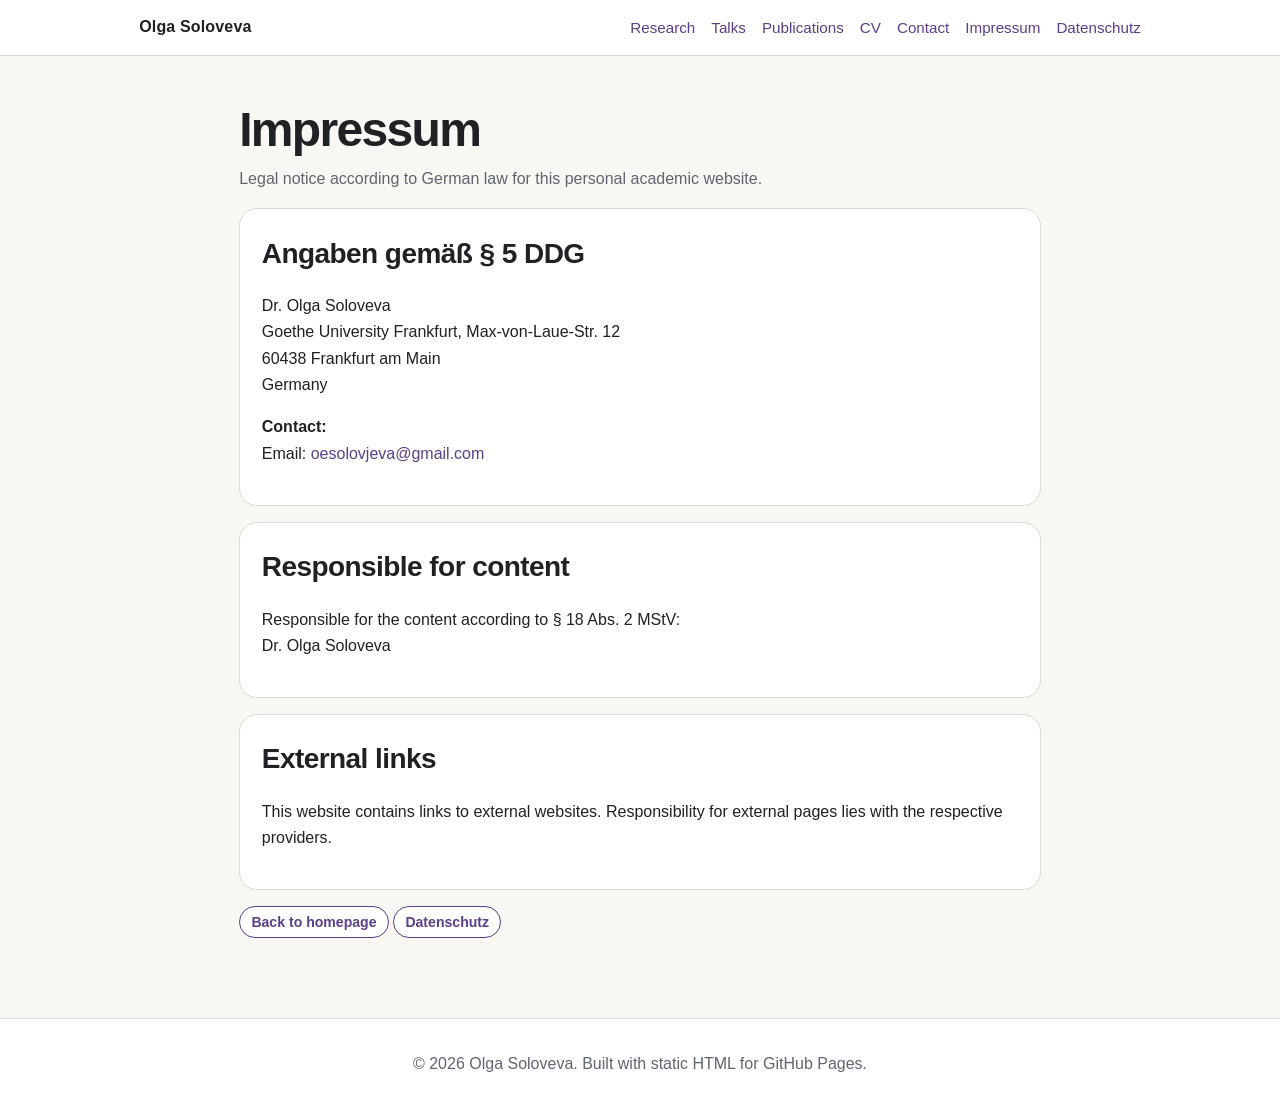
<file: impressum.html>
<!DOCTYPE html>
<html lang="en"><head><meta charset="UTF-8" /><meta name="viewport" content="width=device-width, initial-scale=1.0" /><title>Impressum | Olga Soloveva</title><style>
    :root {
      --bg: #f8f7f4;
      --panel: #ffffff;
      --text: #202124;
      --muted: #60656f;
      --accent: #5a3f8c;
      --accent-soft: #ebe4f7;
      --line: #ded9d2;
      --max: 1040px;
    }

    * {
      box-sizing: border-box;
    }

    body {
      margin: 0;
      font-family: -apple-system, BlinkMacSystemFont, "Segoe UI", Roboto, Helvetica, Arial, sans-serif;
      background: var(--bg);
      color: var(--text);
      line-height: 1.65;
    }

    a {
      color: var(--accent);
      text-decoration: none;
    }

    a:hover {
      text-decoration: underline;
    }

    header {
      background: var(--panel);
      border-bottom: 1px solid var(--line);
      position: sticky;
      top: 0;
      z-index: 10;
    }

    nav {
      max-width: var(--max);
      margin: 0 auto;
      padding: 0.9rem 1.2rem;
      display: flex;
      justify-content: space-between;
      align-items: center;
      gap: 1rem;
    }

    .brand {
      font-weight: 700;
      letter-spacing: 0.01em;
      color: var(--text);
    }

    .nav-links {
      display: flex;
      gap: 1rem;
      flex-wrap: wrap;
      font-size: 0.95rem;
    }

    .hero {
      max-width: var(--max);
      margin: 0 auto;
      padding: 4rem 1.2rem 2.5rem;
      display: grid;
      grid-template-columns: 1.3fr 0.7fr;
      gap: 2rem;
      align-items: center;
    }

    .hero h1 {
      font-size: clamp(2.2rem, 6vw, 4rem);
      line-height: 1.05;
      margin: 0 0 1rem;
      letter-spacing: -0.04em;
    }

    .subtitle {
      color: var(--muted);
      font-size: 1.15rem;
      margin: 0 0 1.3rem;
      max-width: 760px;
    }

    .quote {
      border-left: 4px solid var(--accent);
      padding-left: 1rem;
      color: var(--muted);
      font-style: italic;
      margin: 1.6rem 0;
    }

    .profile-card {
      background: var(--panel);
      border: 1px solid var(--line);
      border-radius: 18px;
      padding: 1.3rem;
      box-shadow: 0 10px 30px rgba(0,0,0,0.04);
    }

    .profile-photo {
      width: 100%;
      aspect-ratio: 1 / 1;
      object-fit: cover;
      object-position: center;
      border-radius: 16px;
      border: 1px solid var(--line);
      margin-bottom: 1rem;
      display: block;
      background: var(--accent-soft);
    }

    .photo-note {
      color: var(--muted);
      font-size: 0.85rem;
      margin-top: -0.4rem;
      margin-bottom: 1rem;
    }

    main {
      max-width: var(--max);
      margin: 0 auto;
      padding: 0 1.2rem 4rem;
    }

    section {
      margin: 3rem 0;
    }

    h2 {
      font-size: 1.75rem;
      margin-bottom: 1rem;
      letter-spacing: -0.02em;
    }

    .grid {
      display: grid;
      grid-template-columns: repeat(3, 1fr);
      gap: 1rem;
    }

    .card {
      background: var(--panel);
      border: 1px solid var(--line);
      border-radius: 16px;
      padding: 1.2rem;
      min-height: 100%;
    }

    .card h3 {
      margin: 0 0 0.4rem;
      font-size: 1.08rem;
    }

    .card p {
      margin: 0;
      color: var(--muted);
    }

    .timeline {
      border-left: 2px solid var(--line);
      padding-left: 1.2rem;
    }

    .timeline-item {
      margin: 1.1rem 0;
    }

    .timeline-item strong {
      display: block;
    }

    .date {
      color: var(--muted);
      font-size: 0.92rem;
    }

    .pub-list {
      padding-left: 1.2rem;
    }

    .pub-list li {
      margin-bottom: 0.9rem;
    }

    .pub-links {
      display: inline-flex;
      flex-wrap: wrap;
      gap: 0.55rem;
      margin-top: 0.25rem;
      font-size: 0.92rem;
    }

    .pub-links a {
      font-weight: 600;
    }


    .metrics-grid {
      display: grid;
      grid-template-columns: repeat(3, minmax(0, 1fr));
      gap: 1rem;
      margin: 1rem 0 1.4rem;
    }

    .metric {
      background: var(--panel);
      border: 1px solid var(--line);
      border-radius: 16px;
      padding: 1rem;
    }

    .metric strong {
      display: block;
      font-size: 0.95rem;
      color: var(--muted);
      margin-bottom: 0.25rem;
    }

    .metric span {
      display: block;
      font-size: 1.05rem;
      font-weight: 700;
    }


    .video-wrapper {
      position: relative;
      width: 100%;
      aspect-ratio: 16 / 9;
      overflow: hidden;
      border-radius: 16px;
      border: 1px solid var(--line);
      background: #000;
      margin-top: 1rem;
      box-shadow: 0 10px 30px rgba(0,0,0,0.06);
    }

    .video-wrapper iframe {
      position: absolute;
      inset: 0;
      width: 100%;
      height: 100%;
      border: 0;
    }

    .note {
      color: var(--muted);
      font-size: 0.95rem;
    }

    .tag-list {
      display: flex;
      flex-wrap: wrap;
      gap: 0.55rem;
      margin-top: 0.8rem;
    }

    .tag {
      background: var(--accent-soft);
      color: var(--accent);
      border-radius: 999px;
      padding: 0.25rem 0.7rem;
      font-size: 0.9rem;
      font-weight: 600;
    }

    footer {
      border-top: 1px solid var(--line);
      padding: 2rem 1.2rem;
      color: var(--muted);
      text-align: center;
      background: var(--panel);
    }



    .section-intro {
      color: var(--muted);
      max-width: 820px;
      margin-top: -0.4rem;
    }

    .preview-grid {
      display: grid;
      grid-template-columns: repeat(2, minmax(0, 1fr));
      gap: 1rem;
      margin-top: 1.1rem;
    }

    .preview-card {
      display: grid;
      grid-template-columns: 150px 1fr;
      gap: 1rem;
      background: var(--panel);
      border: 1px solid var(--line);
      border-radius: 18px;
      padding: 1rem;
      min-height: 100%;
      box-shadow: 0 10px 28px rgba(0,0,0,0.035);
    }

    .preview-card img {
      width: 100%;
      aspect-ratio: 4 / 3;
      object-fit: cover;
      border-radius: 14px;
      border: 1px solid var(--line);
      background: var(--accent-soft);
    }

    .preview-card h3 {
      margin: 0 0 0.35rem;
      font-size: 1.02rem;
      line-height: 1.3;
    }

    .preview-card p {
      margin: 0.3rem 0;
      color: var(--muted);
      font-size: 0.95rem;
    }

    .preview-meta {
      display: inline-block;
      color: var(--muted);
      font-size: 0.88rem;
      margin-bottom: 0.25rem;
    }

    .button-row {
      display: flex;
      flex-wrap: wrap;
      gap: 0.5rem;
      margin-top: 0.65rem;
    }

    .button-row a, .button {
      display: inline-block;
      border: 1px solid var(--accent);
      color: var(--accent);
      background: #fff;
      border-radius: 999px;
      padding: 0.22rem 0.7rem;
      font-weight: 650;
      font-size: 0.88rem;
    }

    .button-row a:hover, .button:hover {
      background: var(--accent-soft);
      text-decoration: none;
    }

    .legal-page {
      max-width: 840px;
      margin: 0 auto;
      padding: 3rem 1.2rem 4rem;
    }

    .legal-page h1 {
      font-size: clamp(2rem, 5vw, 3rem);
      line-height: 1.08;
      margin: 0 0 1rem;
      letter-spacing: -0.035em;
    }

    .legal-box {
      background: var(--panel);
      border: 1px solid var(--line);
      border-radius: 18px;
      padding: 1.35rem;
      margin: 1rem 0;
    }

    .legal-box h2 {
      margin-top: 0;
    }

    @media (max-width: 780px) {
      nav, .nav-links {
        align-items: flex-start;
      }

      nav {
        flex-direction: column;
      }

      .hero {
        grid-template-columns: 1fr;
        padding-top: 2.6rem;
      }

      .grid, .metrics-grid, .preview-grid {
        grid-template-columns: 1fr;
      }

      .preview-card {
        grid-template-columns: 1fr;
      }
    }
  </style></head><body><header><nav><a class="brand" href="index.html#top">Olga Soloveva</a><div class="nav-links"><a href="index.html#research">Research</a><a href="index.html#talks">Talks</a><a href="index.html#publications">Publications</a><a href="index.html#cv">CV</a><a href="index.html#contact">Contact</a><a href="impressum.html">Impressum</a><a href="datenschutz.html">Datenschutz</a></div></nav></header><main class="legal-page"><h1>Impressum</h1><p class="section-intro">Legal notice according to German law for this personal academic website.</p><div class="legal-box"><h2>Angaben gemäß § 5 DDG</h2><p>Dr. Olga Soloveva<br />Goethe University Frankfurt, Max-von-Laue-Str. 12<br />60438 Frankfurt am Main<br />Germany</p><p><strong>Contact:</strong><br />Email: <a href="mailto:oesolovjeva@gmail.com">oesolovjeva@gmail.com</a></p></div><div class="legal-box"><h2>Responsible for content</h2><p>Responsible for the content according to § 18 Abs. 2 MStV:<br />Dr. Olga Soloveva</p></div><div class="legal-box"><h2>External links</h2><p>This website contains links to external websites. Responsibility for external pages lies with the respective providers.</p></div><p><a class="button" href="index.html">Back to homepage</a> <a class="button" href="datenschutz.html">Datenschutz</a></p></main><footer>© <span id="year"></span> Olga Soloveva. Built with static HTML for GitHub Pages.</footer><script>document.getElementById('year').textContent = new Date().getFullYear();</script></body></html>
</file>
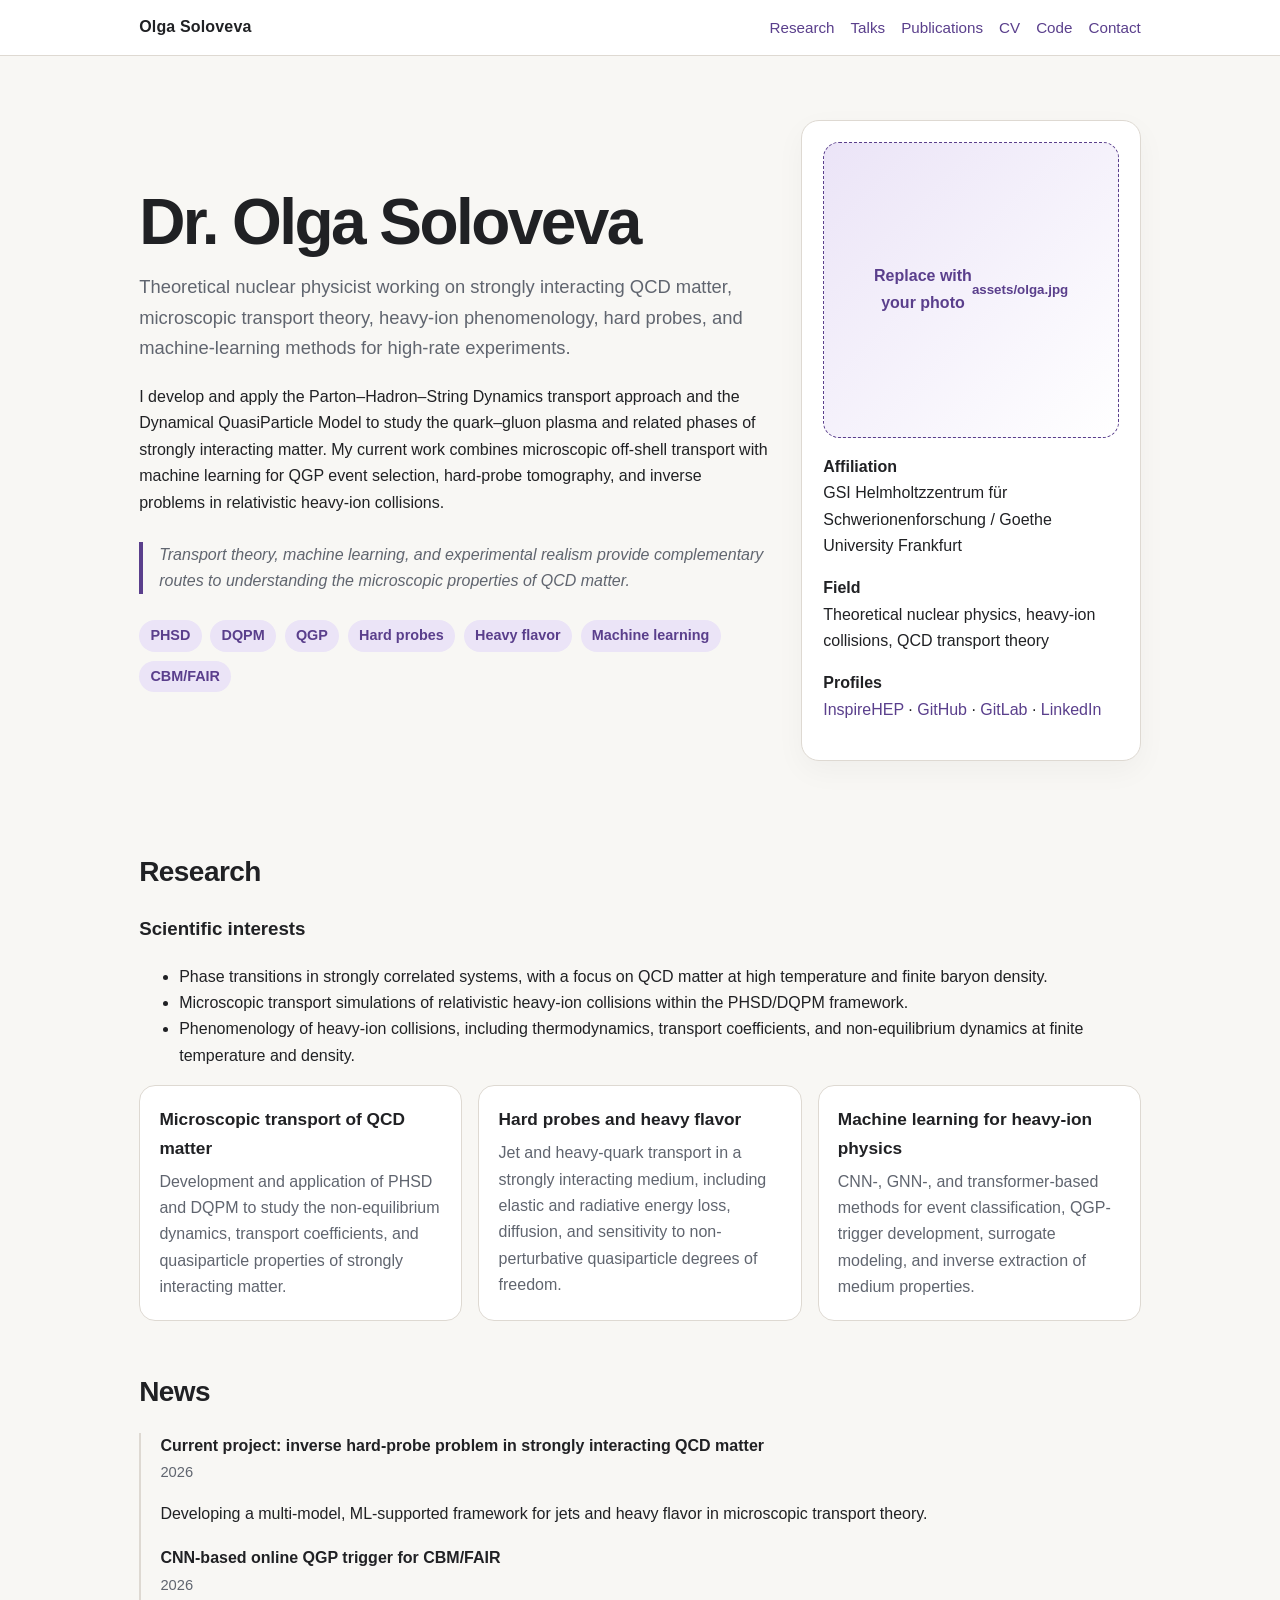
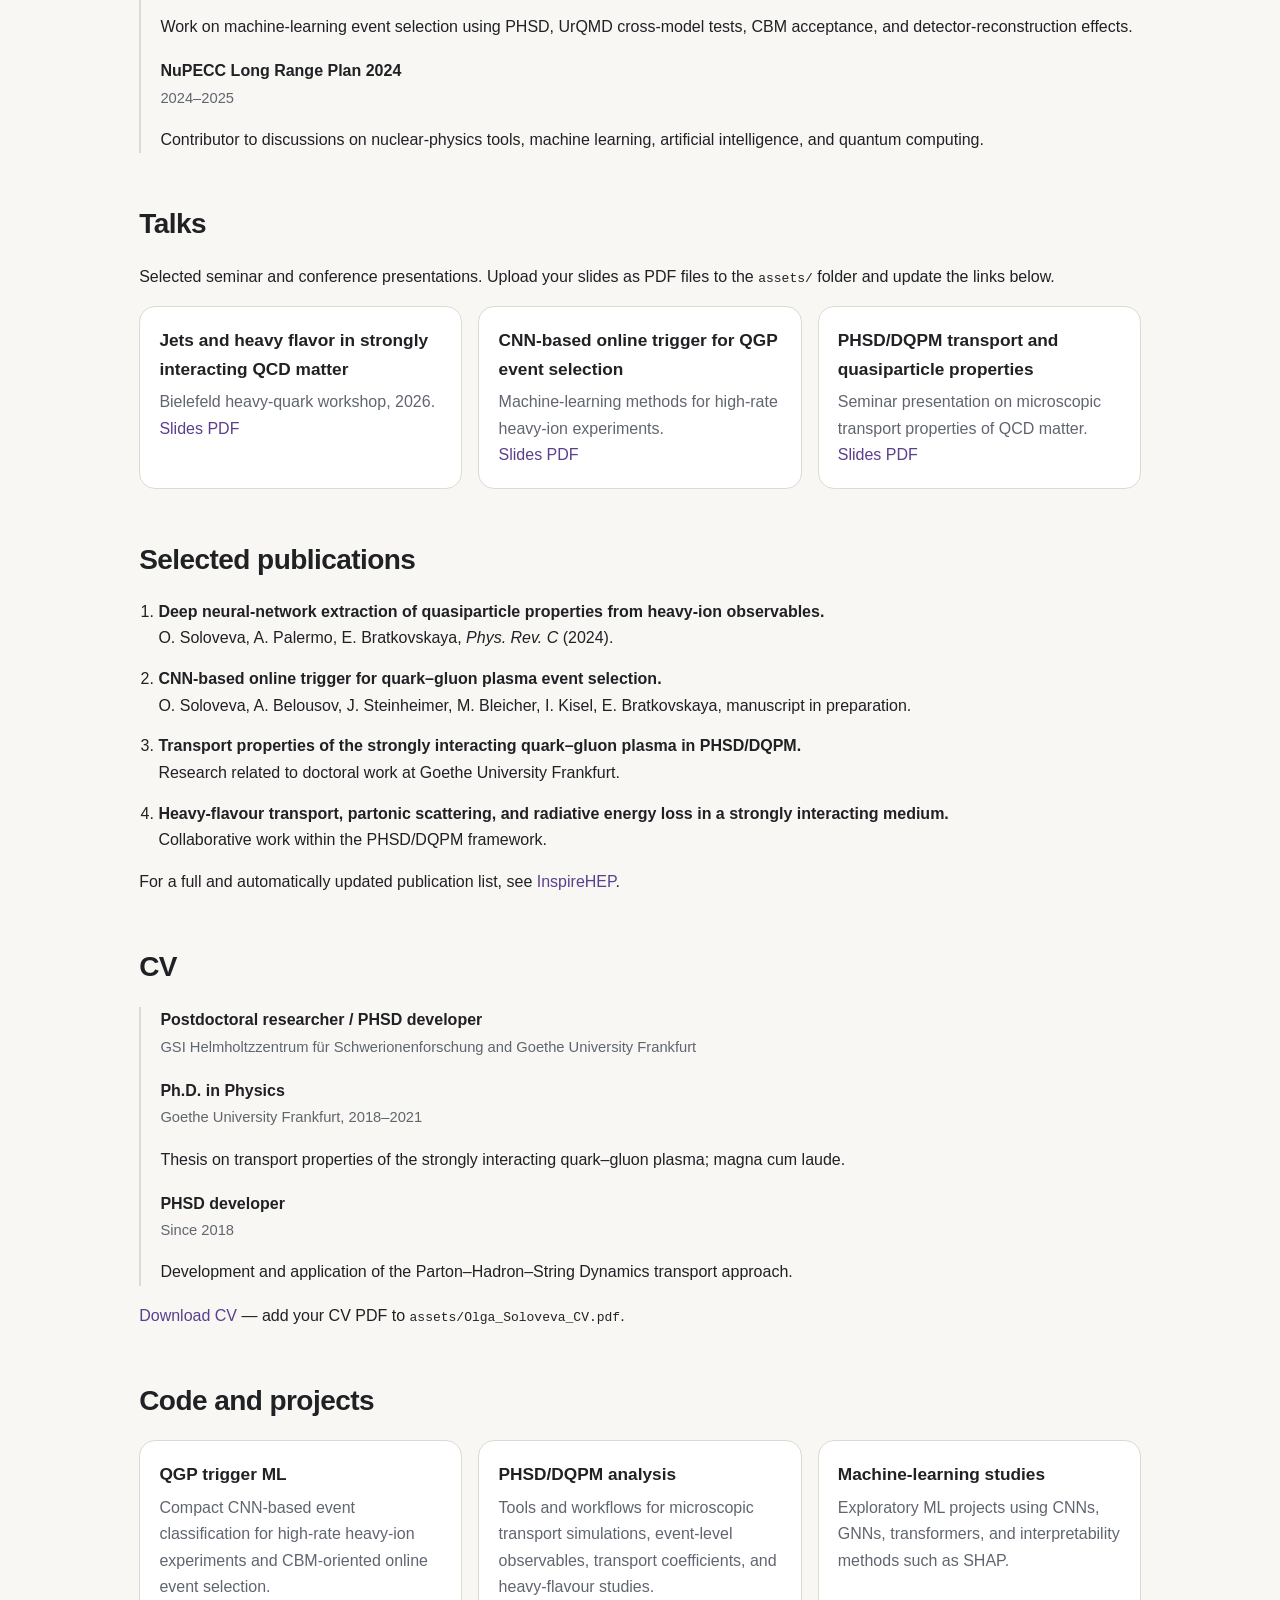
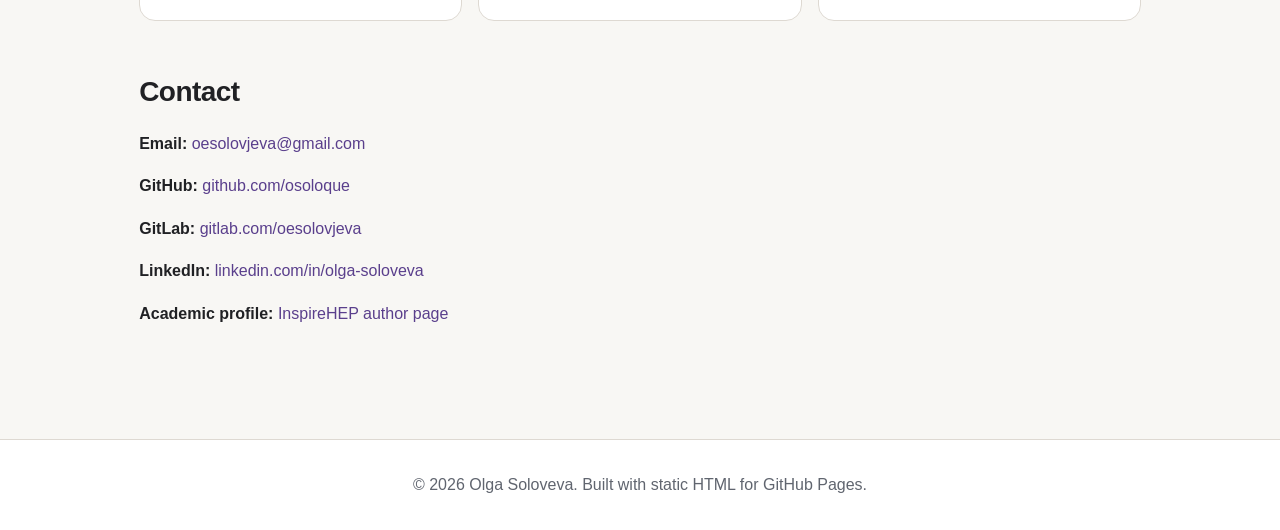
<file: olga_soloveva_github_pages_index.html>
<!DOCTYPE html>
<html lang="en">
<head>
  <meta charset="UTF-8" />
  <meta name="viewport" content="width=device-width, initial-scale=1.0" />
  <meta name="description" content="Personal academic website of Dr. Olga Soloveva, theoretical nuclear physicist working on PHSD, DQPM, QGP transport, hard probes, and machine learning in heavy-ion collisions." />
  <title>Olga Soloveva | Theoretical Nuclear Physics</title>
  <style>
    :root {
      --bg: #f8f7f4;
      --panel: #ffffff;
      --text: #202124;
      --muted: #60656f;
      --accent: #5a3f8c;
      --accent-soft: #ebe4f7;
      --line: #ded9d2;
      --max: 1040px;
    }

    * {
      box-sizing: border-box;
    }

    body {
      margin: 0;
      font-family: -apple-system, BlinkMacSystemFont, "Segoe UI", Roboto, Helvetica, Arial, sans-serif;
      background: var(--bg);
      color: var(--text);
      line-height: 1.65;
    }

    a {
      color: var(--accent);
      text-decoration: none;
    }

    a:hover {
      text-decoration: underline;
    }

    header {
      background: var(--panel);
      border-bottom: 1px solid var(--line);
      position: sticky;
      top: 0;
      z-index: 10;
    }

    nav {
      max-width: var(--max);
      margin: 0 auto;
      padding: 0.9rem 1.2rem;
      display: flex;
      justify-content: space-between;
      align-items: center;
      gap: 1rem;
    }

    .brand {
      font-weight: 700;
      letter-spacing: 0.01em;
      color: var(--text);
    }

    .nav-links {
      display: flex;
      gap: 1rem;
      flex-wrap: wrap;
      font-size: 0.95rem;
    }

    .hero {
      max-width: var(--max);
      margin: 0 auto;
      padding: 4rem 1.2rem 2.5rem;
      display: grid;
      grid-template-columns: 1.3fr 0.7fr;
      gap: 2rem;
      align-items: center;
    }

    .hero h1 {
      font-size: clamp(2.2rem, 6vw, 4rem);
      line-height: 1.05;
      margin: 0 0 1rem;
      letter-spacing: -0.04em;
    }

    .subtitle {
      color: var(--muted);
      font-size: 1.15rem;
      margin: 0 0 1.3rem;
      max-width: 760px;
    }

    .quote {
      border-left: 4px solid var(--accent);
      padding-left: 1rem;
      color: var(--muted);
      font-style: italic;
      margin: 1.6rem 0;
    }

    .profile-card {
      background: var(--panel);
      border: 1px solid var(--line);
      border-radius: 18px;
      padding: 1.3rem;
      box-shadow: 0 10px 30px rgba(0,0,0,0.04);
    }

    .photo-placeholder {
      width: 100%;
      aspect-ratio: 1 / 1;
      border-radius: 16px;
      background: linear-gradient(135deg, var(--accent-soft), #fff);
      border: 1px dashed var(--accent);
      display: flex;
      align-items: center;
      justify-content: center;
      color: var(--accent);
      text-align: center;
      padding: 1rem;
      margin-bottom: 1rem;
      font-weight: 600;
    }

    main {
      max-width: var(--max);
      margin: 0 auto;
      padding: 0 1.2rem 4rem;
    }

    section {
      margin: 3rem 0;
    }

    h2 {
      font-size: 1.75rem;
      margin-bottom: 1rem;
      letter-spacing: -0.02em;
    }

    .grid {
      display: grid;
      grid-template-columns: repeat(3, 1fr);
      gap: 1rem;
    }

    .card {
      background: var(--panel);
      border: 1px solid var(--line);
      border-radius: 16px;
      padding: 1.2rem;
      min-height: 100%;
    }

    .card h3 {
      margin: 0 0 0.4rem;
      font-size: 1.08rem;
    }

    .card p {
      margin: 0;
      color: var(--muted);
    }

    .timeline {
      border-left: 2px solid var(--line);
      padding-left: 1.2rem;
    }

    .timeline-item {
      margin: 1.1rem 0;
    }

    .timeline-item strong {
      display: block;
    }

    .date {
      color: var(--muted);
      font-size: 0.92rem;
    }

    .pub-list {
      padding-left: 1.2rem;
    }

    .pub-list li {
      margin-bottom: 0.9rem;
    }

    .tag-list {
      display: flex;
      flex-wrap: wrap;
      gap: 0.55rem;
      margin-top: 0.8rem;
    }

    .tag {
      background: var(--accent-soft);
      color: var(--accent);
      border-radius: 999px;
      padding: 0.25rem 0.7rem;
      font-size: 0.9rem;
      font-weight: 600;
    }

    footer {
      border-top: 1px solid var(--line);
      padding: 2rem 1.2rem;
      color: var(--muted);
      text-align: center;
      background: var(--panel);
    }

    @media (max-width: 780px) {
      nav, .nav-links {
        align-items: flex-start;
      }

      nav {
        flex-direction: column;
      }

      .hero {
        grid-template-columns: 1fr;
        padding-top: 2.6rem;
      }

      .grid {
        grid-template-columns: 1fr;
      }
    }
  </style>
</head>
<body>
  <header>
    <nav>
      <a class="brand" href="#top">Olga Soloveva</a>
      <div class="nav-links">
        <a href="#research">Research</a>
        <a href="#talks">Talks</a>
        <a href="#publications">Publications</a>
        <a href="#cv">CV</a>
        <a href="#code">Code</a>
        <a href="#contact">Contact</a>
      </div>
    </nav>
  </header>

  <div id="top" class="hero">
    <div>
      <h1>Dr. Olga Soloveva</h1>
      <p class="subtitle">Theoretical nuclear physicist working on strongly interacting QCD matter, microscopic transport theory, heavy-ion phenomenology, hard probes, and machine-learning methods for high-rate experiments.</p>
      <p>I develop and apply the Parton–Hadron–String Dynamics transport approach and the Dynamical QuasiParticle Model to study the quark–gluon plasma and related phases of strongly interacting matter. My current work combines microscopic off-shell transport with machine learning for QGP event selection, hard-probe tomography, and inverse problems in relativistic heavy-ion collisions.</p>
      <div class="quote">Transport theory, machine learning, and experimental realism provide complementary routes to understanding the microscopic properties of QCD matter.</div>
      <div class="tag-list">
        <span class="tag">PHSD</span>
        <span class="tag">DQPM</span>
        <span class="tag">QGP</span>
        <span class="tag">Hard probes</span>
        <span class="tag">Heavy flavor</span>
        <span class="tag">Machine learning</span>
        <span class="tag">CBM/FAIR</span>
      </div>
    </div>

    <aside class="profile-card">
      <div class="photo-placeholder">Replace with<br />your photo<br /><small>assets/olga.jpg</small></div>
      <p><strong>Affiliation</strong><br />GSI Helmholtzzentrum für Schwerionenforschung / Goethe University Frankfurt</p>
      <p><strong>Field</strong><br />Theoretical nuclear physics, heavy-ion collisions, QCD transport theory</p>
      <p><strong>Profiles</strong><br />
        <a href="https://inspirehep.net/authors/1418758?ui-citation-summary=true&ui-exclude-self-citations=true">InspireHEP</a> ·
        <a href="https://github.com/osoloque">GitHub</a> ·
        <a href="https://gitlab.com/oesolovjeva">GitLab</a> ·
        <a href="https://www.linkedin.com/in/olga-soloveva/">LinkedIn</a>
      </p>
    </aside>
  </div>

  <main>
    <section id="research">
      <h2>Research</h2>
      <h3>Scientific interests</h3>
      <ul>
        <li>Phase transitions in strongly correlated systems, with a focus on QCD matter at high temperature and finite baryon density.</li>
        <li>Microscopic transport simulations of relativistic heavy-ion collisions within the PHSD/DQPM framework.</li>
        <li>Phenomenology of heavy-ion collisions, including thermodynamics, transport coefficients, and non-equilibrium dynamics at finite temperature and density.</li>
      </ul>
      <div class="grid">
        <article class="card">
          <h3>Microscopic transport of QCD matter</h3>
          <p>Development and application of PHSD and DQPM to study the non-equilibrium dynamics, transport coefficients, and quasiparticle properties of strongly interacting matter.</p>
        </article>
        <article class="card">
          <h3>Hard probes and heavy flavor</h3>
          <p>Jet and heavy-quark transport in a strongly interacting medium, including elastic and radiative energy loss, diffusion, and sensitivity to non-perturbative quasiparticle degrees of freedom.</p>
        </article>
        <article class="card">
          <h3>Machine learning for heavy-ion physics</h3>
          <p>CNN-, GNN-, and transformer-based methods for event classification, QGP-trigger development, surrogate modeling, and inverse extraction of medium properties.</p>
        </article>
      </div>
    </section>

    <section id="news">
      <h2>News</h2>
      <div class="timeline">
        <div class="timeline-item">
          <strong>Current project: inverse hard-probe problem in strongly interacting QCD matter</strong>
          <span class="date">2026</span>
          <p>Developing a multi-model, ML-supported framework for jets and heavy flavor in microscopic transport theory.</p>
        </div>
        <div class="timeline-item">
          <strong>CNN-based online QGP trigger for CBM/FAIR</strong>
          <span class="date">2026</span>
          <p>Work on machine-learning event selection using PHSD, UrQMD cross-model tests, CBM acceptance, and detector-reconstruction effects.</p>
        </div>
        <div class="timeline-item">
          <strong>NuPECC Long Range Plan 2024</strong>
          <span class="date">2024–2025</span>
          <p>Contributor to discussions on nuclear-physics tools, machine learning, artificial intelligence, and quantum computing.</p>
        </div>
      </div>
    </section>

    <section id="talks">
      <h2>Talks</h2>
      <p>Selected seminar and conference presentations. Upload your slides as PDF files to the <code>assets/</code> folder and update the links below.</p>
      <div class="grid">
        <article class="card">
          <h3>Jets and heavy flavor in strongly interacting QCD matter</h3>
          <p>Bielefeld heavy-quark workshop, 2026.<br />
            <a href="assets/Soloveva_Jets_Bielefeld_2026.pdf">Slides PDF</a>
          </p>
        </article>
        <article class="card">
          <h3>CNN-based online trigger for QGP event selection</h3>
          <p>Machine-learning methods for high-rate heavy-ion experiments.<br />
            <a href="assets/Soloveva_CNN_QGP_Trigger.pdf">Slides PDF</a>
          </p>
        </article>
        <article class="card">
          <h3>PHSD/DQPM transport and quasiparticle properties</h3>
          <p>Seminar presentation on microscopic transport properties of QCD matter.<br />
            <a href="assets/Soloveva_PHSD_DQPM.pdf">Slides PDF</a>
          </p>
        </article>
      </div>
    </section>

    <section id="publications">
      <h2>Selected publications</h2>
      <ol class="pub-list">
        <li><strong>Deep neural-network extraction of quasiparticle properties from heavy-ion observables.</strong><br />O. Soloveva, A. Palermo, E. Bratkovskaya, <em>Phys. Rev. C</em> (2024).</li>
        <li><strong>CNN-based online trigger for quark–gluon plasma event selection.</strong><br />O. Soloveva, A. Belousov, J. Steinheimer, M. Bleicher, I. Kisel, E. Bratkovskaya, manuscript in preparation.</li>
        <li><strong>Transport properties of the strongly interacting quark–gluon plasma in PHSD/DQPM.</strong><br />Research related to doctoral work at Goethe University Frankfurt.</li>
        <li><strong>Heavy-flavour transport, partonic scattering, and radiative energy loss in a strongly interacting medium.</strong><br />Collaborative work within the PHSD/DQPM framework.</li>
      </ol>
      <p>For a full and automatically updated publication list, see <a href="https://inspirehep.net/authors/1418758?ui-citation-summary=true&ui-exclude-self-citations=true">InspireHEP</a>.</p>
    </section>

    <section id="cv">
      <h2>CV</h2>
      <div class="timeline">
        <div class="timeline-item">
          <strong>Postdoctoral researcher / PHSD developer</strong>
          <span class="date">GSI Helmholtzzentrum für Schwerionenforschung and Goethe University Frankfurt</span>
        </div>
        <div class="timeline-item">
          <strong>Ph.D. in Physics</strong>
          <span class="date">Goethe University Frankfurt, 2018–2021</span>
          <p>Thesis on transport properties of the strongly interacting quark–gluon plasma; magna cum laude.</p>
        </div>
        <div class="timeline-item">
          <strong>PHSD developer</strong>
          <span class="date">Since 2018</span>
          <p>Development and application of the Parton–Hadron–String Dynamics transport approach.</p>
        </div>
      </div>
      <p><a href="assets/Olga_Soloveva_CV.pdf">Download CV</a> — add your CV PDF to <code>assets/Olga_Soloveva_CV.pdf</code>.</p>
    </section>

    <section id="code">
      <h2>Code and projects</h2>
      <div class="grid">
        <article class="card">
          <h3>QGP trigger ML</h3>
          <p>Compact CNN-based event classification for high-rate heavy-ion experiments and CBM-oriented online event selection.</p>
        </article>
        <article class="card">
          <h3>PHSD/DQPM analysis</h3>
          <p>Tools and workflows for microscopic transport simulations, event-level observables, transport coefficients, and heavy-flavour studies.</p>
        </article>
        <article class="card">
          <h3>Machine-learning studies</h3>
          <p>Exploratory ML projects using CNNs, GNNs, transformers, and interpretability methods such as SHAP.</p>
        </article>
      </div>
    </section>

    <section id="contact">
      <h2>Contact</h2>
      <p><strong>Email:</strong> <a href="mailto:oesolovjeva@gmail.com">oesolovjeva@gmail.com</a></p>
      <p><strong>GitHub:</strong> <a href="https://github.com/osoloque">github.com/osoloque</a></p>
      <p><strong>GitLab:</strong> <a href="https://gitlab.com/oesolovjeva">gitlab.com/oesolovjeva</a></p>
      <p><strong>LinkedIn:</strong> <a href="https://www.linkedin.com/in/olga-soloveva/">linkedin.com/in/olga-soloveva</a></p>
      <p><strong>Academic profile:</strong> <a href="https://inspirehep.net/authors/1418758?ui-citation-summary=true&ui-exclude-self-citations=true">InspireHEP author page</a></p>
    </section>
  </main>

  <footer>
    © <span id="year"></span> Olga Soloveva. Built with static HTML for GitHub Pages.
  </footer>

  <script>
    document.getElementById('year').textContent = new Date().getFullYear();
  </script>
</body>
</html>
</file>
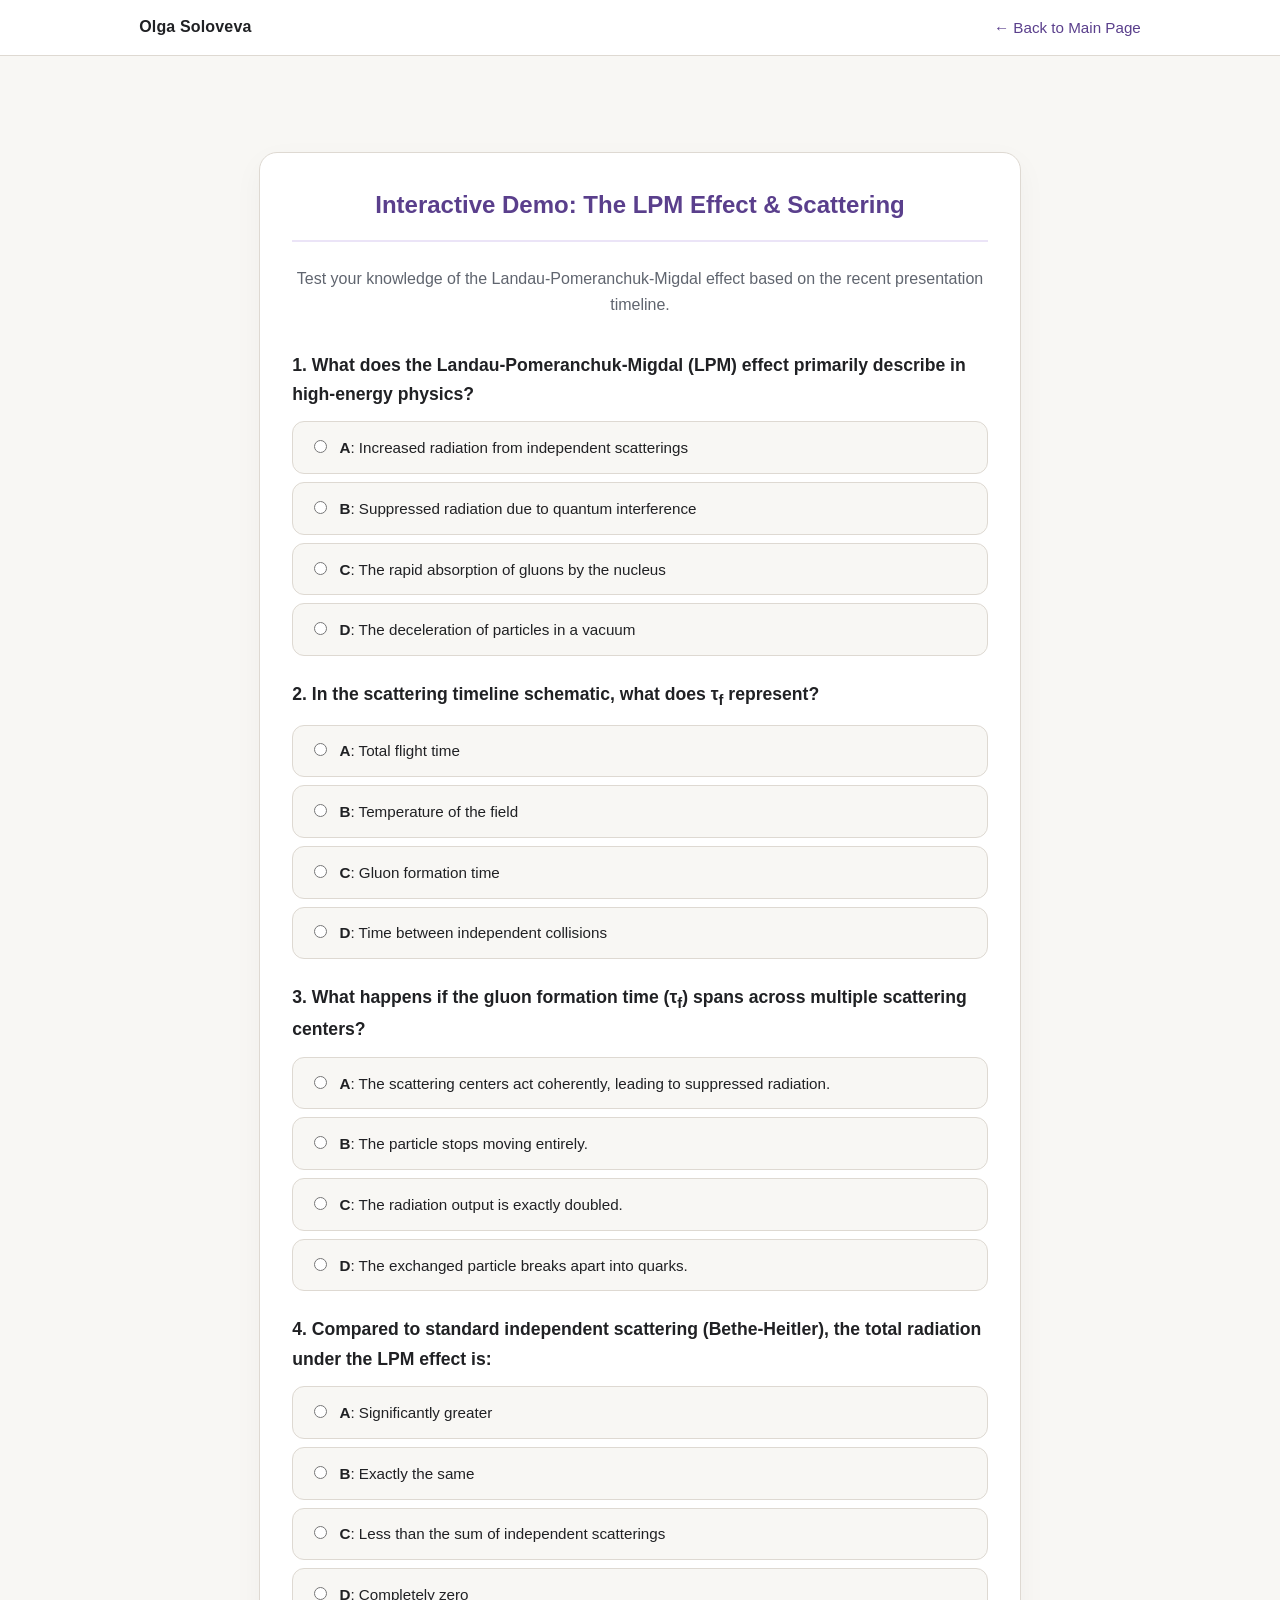
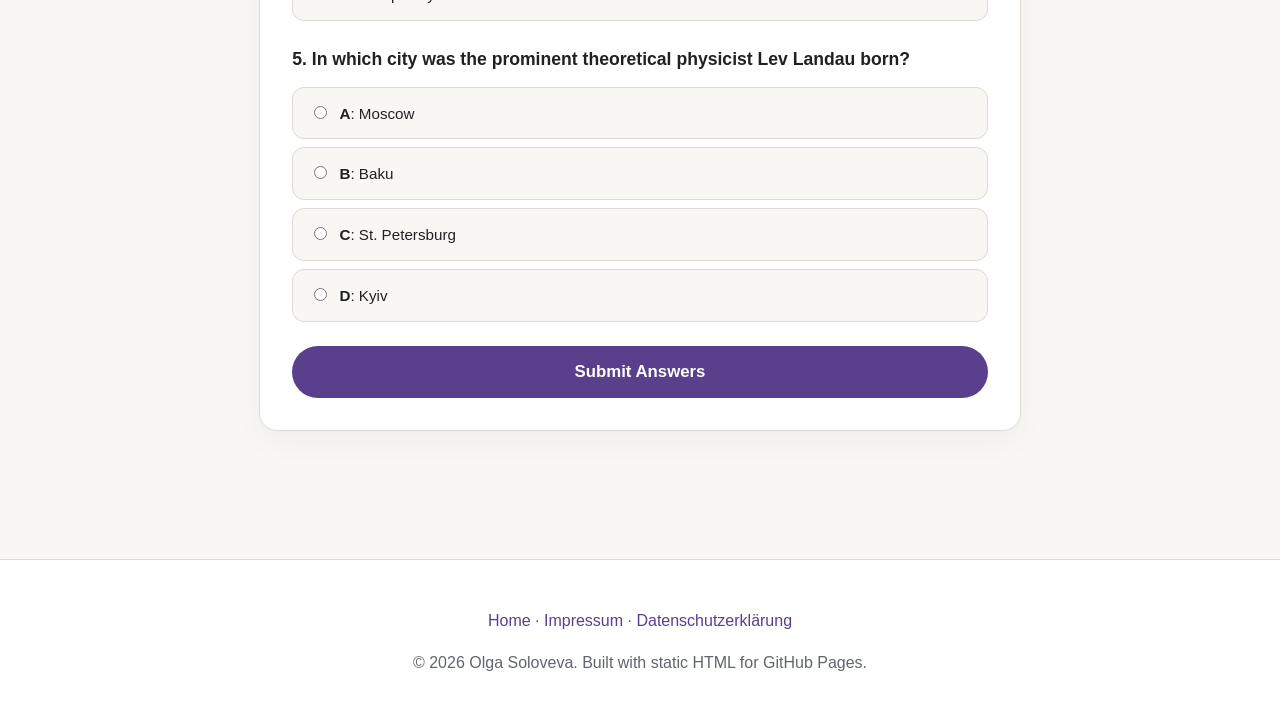
<file: quiz.html>
<!DOCTYPE html>
<html lang="en">
<head>
  <meta charset="UTF-8" />
  <meta name="viewport" content="width=device-width, initial-scale=1.0" />
  <meta name="description" content="Interactive quiz on the Landau-Pomeranchuk-Migdal (LPM) effect." />
  <title>LPM Quiz | Olga Soloveva</title>
  
  <!-- Link to external stylesheet -->
  <link rel="stylesheet" href="style.css">
</head>
<body>
  <header>
    <nav>
      <a class="brand" href="index.html">Olga Soloveva</a>
      <div class="nav-links">
        <a href="index.html">← Back to Main Page</a>
      </div>
    </nav>
  </header>

  <main style="padding-top: 3rem; max-width: 800px; margin: 0 auto;">
    <!-- Interactive Quiz Container -->
    <div class="quiz-container">
      <h3 class="quiz-title">Interactive Demo: The LPM Effect & Scattering</h3>
      <p style="text-align: center; color: var(--muted); margin-bottom: 2rem;">Test your knowledge of the Landau-Pomeranchuk-Migdal effect based on the recent presentation timeline.</p>
      
      <div id="quiz"></div>
      <button id="submit-quiz">Submit Answers</button>
      <div id="quiz-results"></div>
    </div>
  </main>

  <footer style="margin-top: 4rem; text-align: center; border-top: 1px solid var(--line); padding: 2rem;">
    <p><a href="index.html">Home</a> · <a href="impressum.html">Impressum</a> · <a href="datenschutz.html">Datenschutzerklärung</a></p>
    <p style="color: var(--muted);">© <span id="year"></span> Olga Soloveva. Built with static HTML for GitHub Pages.</p>
  </footer>

  <script>
    document.getElementById('year').textContent = new Date().getFullYear();

    // --- LPM Quiz Script ---
    const quizData = [
        {
            question: "1. What does the Landau-Pomeranchuk-Migdal (LPM) effect primarily describe in high-energy physics?",
            options: {
                a: "Increased radiation from independent scatterings",
                b: "Suppressed radiation due to quantum interference",
                c: "The rapid absorption of gluons by the nucleus",
                d: "The deceleration of particles in a vacuum"
            },
            correct: "b"
        },
        {
            question: "2. In the scattering timeline schematic, what does &tau;<sub>f</sub> represent?",
            options: {
                a: "Total flight time",
                b: "Temperature of the field",
                c: "Gluon formation time",
                d: "Time between independent collisions"
            },
            correct: "c"
        },
        {
            question: "3. What happens if the gluon formation time (&tau;<sub>f</sub>) spans across multiple scattering centers?",
            options: {
                a: "The scattering centers act coherently, leading to suppressed radiation.",
                b: "The particle stops moving entirely.",
                c: "The radiation output is exactly doubled.",
                d: "The exchanged particle breaks apart into quarks."
            },
            correct: "a"
        },
        {
            question: "4. Compared to standard independent scattering (Bethe-Heitler), the total radiation under the LPM effect is:",
            options: {
                a: "Significantly greater",
                b: "Exactly the same",
                c: "Less than the sum of independent scatterings",
                d: "Completely zero"
            },
            correct: "c"
        },
        {
            question: "5. In which city was the prominent theoretical physicist Lev Landau born?",
            options: {
                a: "Moscow",
                b: "Baku",
                c: "St. Petersburg",
                d: "Kyiv"
            },
            correct: "b"
        }
    ];

    const quizContainer = document.getElementById('quiz');
    const resultsContainer = document.getElementById('quiz-results');
    const submitButton = document.getElementById('submit-quiz');

    function buildQuiz() {
        const output = [];
        quizData.forEach((currentQuestion, questionNumber) => {
            const answers = [];
            for (letter in currentQuestion.options) {
                answers.push(
                    `<label class="option-label">
                        <input type="radio" name="question${questionNumber}" value="${letter}">
                        <strong>${letter.toUpperCase()}</strong>: ${currentQuestion.options[letter]}
                    </label>`
                );
            }
            output.push(
                `<div class="question">
                    <h4>${currentQuestion.question}</h4>
                    <div class="options">${answers.join('')}</div>
                    <div class="correct-answer" id="answer${questionNumber}" style="display:none;">
                        Correct Answer: ${currentQuestion.correct.toUpperCase()}
                    </div>
                </div>`
            );
        });
        quizContainer.innerHTML = output.join('');
    }

    function showResults() {
        const answerContainers = quizContainer.querySelectorAll('.options');
        let numCorrect = 0;

        quizData.forEach((currentQuestion, questionNumber) => {
            const answerContainer = answerContainers[questionNumber];
            const selector = `input[name=question${questionNumber}]:checked`;
            const userAnswer = (answerContainer.querySelector(selector) || {}).value;
            const correctDisplay = document.getElementById(`answer${questionNumber}`);
            
            correctDisplay.style.display = "block";

            if (userAnswer === currentQuestion.correct) {
                numCorrect++;
                correctDisplay.style.color = "#27ae60"; 
            } else {
                correctDisplay.style.color = "#e74c3c";
            }
        });

        resultsContainer.innerHTML = `You scored ${numCorrect} out of ${quizData.length}!`;
        resultsContainer.style.display = "block";
        submitButton.style.display = "none";
    }

    if(quizContainer && submitButton) {
        buildQuiz();
        submitButton.addEventListener('click', showResults);
    }
  </script>
</body>
</html>
</file>
<file: style.css>
:root {
  --bg: #f8f7f4;
  --panel: #ffffff;
  --text: #202124;
  --muted: #60656f;
  --accent: #5a3f8c;
  --accent-soft: #ebe4f7;
  --line: #ded9d2;
  --max: 1040px;
}

* {
  box-sizing: border-box;
}

body {
  margin: 0;
  font-family: -apple-system, BlinkMacSystemFont, "Segoe UI", Roboto, Helvetica, Arial, sans-serif;
  background: var(--bg);
  color: var(--text);
  line-height: 1.65;
}

a {
  color: var(--accent);
  text-decoration: none;
}

a:hover {
  text-decoration: underline;
}

header {
  background: var(--panel);
  border-bottom: 1px solid var(--line);
  position: sticky;
  top: 0;
  z-index: 10;
}

nav {
  max-width: var(--max);
  margin: 0 auto;
  padding: 0.9rem 1.2rem;
  display: flex;
  justify-content: space-between;
  align-items: center;
  gap: 1rem;
}

.brand {
  font-weight: 700;
  letter-spacing: 0.01em;
  color: var(--text);
}

.nav-links {
  display: flex;
  gap: 1rem;
  flex-wrap: wrap;
  font-size: 0.95rem;
}

.hero {
  max-width: var(--max);
  margin: 0 auto;
  padding: 4rem 1.2rem 2.5rem;
  display: grid;
  grid-template-columns: 1.3fr 0.7fr;
  gap: 2rem;
  align-items: center;
}

.hero h1 {
  font-size: clamp(2.2rem, 6vw, 4rem);
  line-height: 1.05;
  margin: 0 0 1rem;
  letter-spacing: -0.04em;
}

.subtitle {
  color: var(--muted);
  font-size: 1.15rem;
  margin: 0 0 1.3rem;
  max-width: 760px;
}

.quote {
  border-left: 4px solid var(--accent);
  padding-left: 1rem;
  color: var(--muted);
  font-style: italic;
  margin: 1.6rem 0;
}

.profile-card {
  background: var(--panel);
  border: 1px solid var(--line);
  border-radius: 18px;
  padding: 1.3rem;
  box-shadow: 0 10px 30px rgba(0,0,0,0.04);
}

.profile-photo {
  width: 100%;
  aspect-ratio: 1 / 1;
  object-fit: cover;
  object-position: center;
  border-radius: 16px;
  border: 1px solid var(--line);
  margin-bottom: 1rem;
  display: block;
  background: var(--accent-soft);
}

.photo-note {
  color: var(--muted);
  font-size: 0.85rem;
  margin-top: -0.4rem;
  margin-bottom: 1rem;
}

main {
  max-width: var(--max);
  margin: 0 auto;
  padding: 0 1.2rem 4rem;
}

section {
  margin: 3rem 0;
}

h2 {
  font-size: 1.75rem;
  margin-bottom: 1rem;
  letter-spacing: -0.02em;
}

.grid {
  display: grid;
  grid-template-columns: repeat(3, 1fr);
  gap: 1rem;
}

.card {
  background: var(--panel);
  border: 1px solid var(--line);
  border-radius: 16px;
  padding: 1.2rem;
  min-height: 100%;
}

.card h3 {
  margin: 0 0 0.4rem;
  font-size: 1.08rem;
}

.card p {
  margin: 0;
  color: var(--muted);
}

.timeline {
  border-left: 2px solid var(--line);
  padding-left: 1.2rem;
}

.timeline-item {
  margin: 1.1rem 0;
}

.timeline-item strong {
  display: block;
}

.date {
  color: var(--muted);
  font-size: 0.92rem;
}

.pub-list {
  padding-left: 1.2rem;
}

.pub-list li {
  margin-bottom: 0.9rem;
}

.pub-links {
  display: inline-flex;
  flex-wrap: wrap;
  gap: 0.55rem;
  margin-top: 0.25rem;
  font-size: 0.92rem;
}

.pub-links a {
  font-weight: 600;
}

.metrics-grid {
  display: grid;
  grid-template-columns: repeat(3, minmax(0, 1fr));
  gap: 1rem;
  margin: 1rem 0 1.4rem;
}

.metric {
  background: var(--panel);
  border: 1px solid var(--line);
  border-radius: 16px;
  padding: 1rem;
}

.metric strong {
  display: block;
  font-size: 0.95rem;
  color: var(--muted);
  margin-bottom: 0.25rem;
}

.metric span {
  display: block;
  font-size: 1.05rem;
  font-weight: 700;
}

.video-wrapper {
  position: relative;
  width: 100%;
  aspect-ratio: 16 / 9;
  overflow: hidden;
  border-radius: 16px;
  border: 1px solid var(--line);
  background: #000;
  margin-top: 1rem;
  box-shadow: 0 10px 30px rgba(0,0,0,0.06);
}

.video-wrapper iframe {
  position: absolute;
  inset: 0;
  width: 100%;
  height: 100%;
  border: 0;
}

.note {
  color: var(--muted);
  font-size: 0.95rem;
}

.tag-list {
  display: flex;
  flex-wrap: wrap;
  gap: 0.55rem;
  margin-top: 0.8rem;
}

.tag {
  background: var(--accent-soft);
  color: var(--accent);
  border-radius: 999px;
  padding: 0.25rem 0.7rem;
  font-size: 0.9rem;
  font-weight: 600;
}

footer {
  border-top: 1px solid var(--line);
  padding: 2rem 1.2rem;
  color: var(--muted);
  text-align: center;
  background: var(--panel);
}

.section-intro {
  color: var(--muted);
  max-width: 820px;
  margin-top: -0.4rem;
}

.preview-grid {
  display: grid;
  grid-template-columns: repeat(2, minmax(0, 1fr));
  gap: 1rem;
  margin-top: 1.1rem;
}

.preview-card {
  display: grid;
  grid-template-columns: 150px 1fr;
  gap: 1rem;
  background: var(--panel);
  border: 1px solid var(--line);
  border-radius: 18px;
  padding: 1rem;
  min-height: 100%;
  box-shadow: 0 10px 28px rgba(0,0,0,0.035);
}

.preview-card img {
  width: 100%;
  aspect-ratio: 4 / 3;
  object-fit: cover;
  border-radius: 14px;
  border: 1px solid var(--line);
  background: var(--accent-soft);
}

.preview-card h3 {
  margin: 0 0 0.35rem;
  font-size: 1.02rem;
  line-height: 1.3;
}

.preview-card p {
  margin: 0.3rem 0;
  color: var(--muted);
  font-size: 0.95rem;
}

.preview-meta {
  display: inline-block;
  color: var(--muted);
  font-size: 0.88rem;
  margin-bottom: 0.25rem;
}

.button-row {
  display: flex;
  flex-wrap: wrap;
  gap: 0.5rem;
  margin-top: 0.65rem;
}

.button-row a, .button {
  display: inline-block;
  border: 1px solid var(--accent);
  color: var(--accent);
  background: #fff;
  border-radius: 999px;
  padding: 0.22rem 0.7rem;
  font-weight: 650;
  font-size: 0.88rem;
}

.button-row a:hover, .button:hover {
  background: var(--accent-soft);
  text-decoration: none;
}

.legal-page {
  max-width: 840px;
  margin: 0 auto;
  padding: 3rem 1.2rem 4rem;
}

.legal-page h1 {
  font-size: clamp(2rem, 5vw, 3rem);
  line-height: 1.08;
  margin: 0 0 1rem;
  letter-spacing: -0.035em;
}

.legal-box {
  background: var(--panel);
  border: 1px solid var(--line);
  border-radius: 18px;
  padding: 1.35rem;
  margin: 1rem 0;
}

.legal-box h2 {
  margin-top: 0;
}

/* --- Interactive Quiz Styles --- */
.quiz-container {
  background: var(--panel);
  padding: 2rem;
  border-radius: 18px;
  border: 1px solid var(--line);
  margin-top: 3rem;
  box-shadow: 0 10px 30px rgba(0,0,0,0.04);
}

.quiz-container h3.quiz-title {
  text-align: center;
  color: var(--accent);
  border-bottom: 2px solid var(--accent-soft);
  padding-bottom: 15px;
  margin-top: 0;
  font-size: 1.5rem;
}

.question {
  margin-bottom: 1.5rem;
}

.question h4 {
  margin-bottom: 0.8rem;
  font-size: 1.1rem;
  color: var(--text);
}

.options {
  display: flex;
  flex-direction: column;
  gap: 0.5rem;
}

.option-label {
  display: block;
  cursor: pointer;
  padding: 0.8rem 1rem;
  background: var(--bg);
  border: 1px solid var(--line);
  border-radius: 12px;
  transition: background 0.2s, border-color 0.2s;
  font-size: 0.95rem;
}

.option-label:hover {
  background: var(--accent-soft);
  border-color: var(--accent);
}

.option-label input {
  margin-right: 0.5rem;
}

#submit-quiz {
  display: block;
  width: 100%;
  padding: 1rem;
  background-color: var(--accent);
  color: #fff;
  border: none;
  border-radius: 999px;
  font-size: 1.05rem;
  font-weight: 600;
  cursor: pointer;
  margin-top: 1.5rem;
  transition: opacity 0.2s;
}

#submit-quiz:hover {
  opacity: 0.9;
}

#quiz-results {
  margin-top: 1.5rem;
  padding: 1.5rem;
  background: var(--accent-soft);
  border: 1px solid var(--accent);
  border-radius: 12px;
  display: none;
  font-size: 1.1rem;
  font-weight: 700;
  text-align: center;
  color: var(--accent);
}

.correct-answer {
  color: #27ae60;
  font-weight: 600;
  margin-top: 0.5rem;
  font-size: 0.9rem;
}

@media (max-width: 780px) {
  nav, .nav-links {
    align-items: flex-start;
  }

  nav {
    flex-direction: column;
  }

  .hero {
    grid-template-columns: 1fr;
    padding-top: 2.6rem;
  }

  .grid, .metrics-grid, .preview-grid {
    grid-template-columns: 1fr;
  }

  .preview-card {
    grid-template-columns: 1fr;
  }
}
</file>
